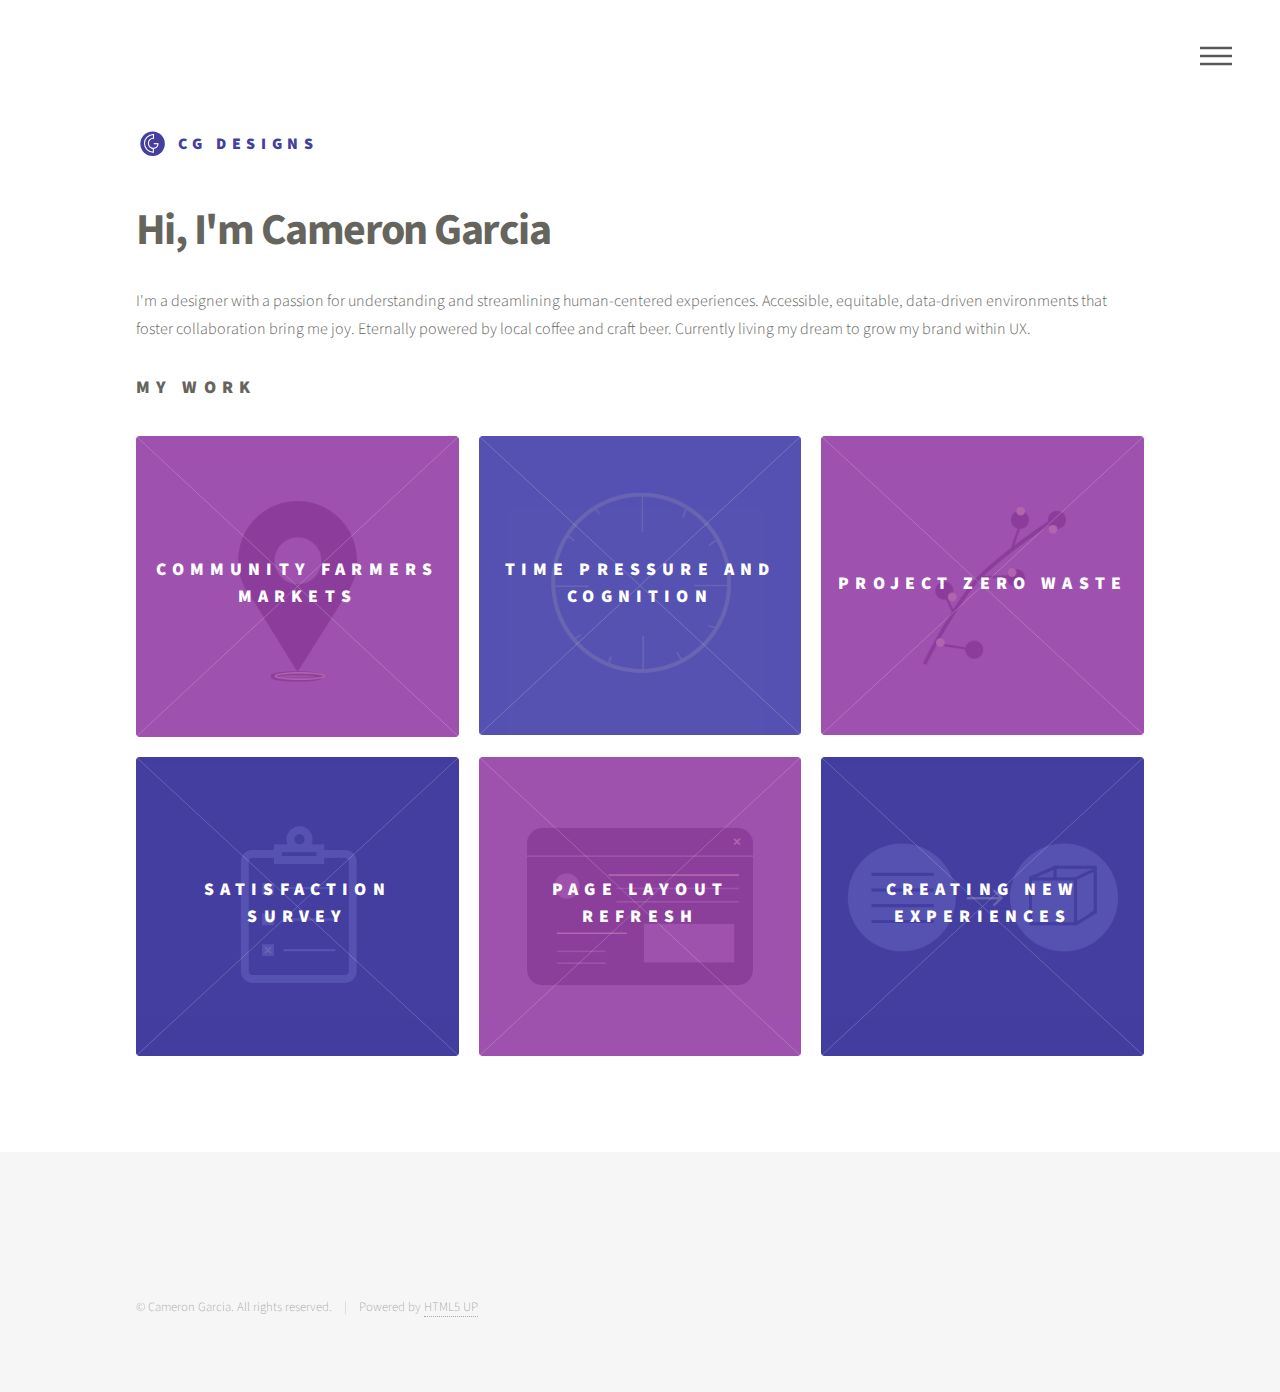
<file: index.html>
<!DOCTYPE HTML>
<!--
	Phantom by HTML5 UP
	html5up.net | @ajlkn
	Free for personal and commercial use under the CCA 3.0 license (html5up.net/license)
-->
<html>
	<head profile="http://www.camerongarciadesign.com/index.html">
		<link rel="icon"
      type="image/png"
      href="images/cglogotop.png" />
		<title>Portfolio: Cameron Garcia</title>
		<meta charset="utf-8" />
		<meta name="viewport" content="width=device-width, initial-scale=1, user-scalable=no" />
		<link rel="stylesheet" href="assets/css/main.css" />
		<noscript><link rel="stylesheet" href="assets/css/noscript.css" /></noscript>
	</head>
	<body class="is-preload">

		<!-- Wrapper -->
			<div id="wrapper">

				<!-- Header -->
					<header id="header">
						<div class="inner">

							<!-- Logo -->
								<a href="index.html" class="logo">
									<span class="symbol"><img src="images/cglogo.svg" alt="" /></span><span class="title">CG Designs</span>
								</a>

							<!-- Nav -->
								<nav>
									<ul>
										<li><a href="#menu">Menu</a></li>
									</ul>
								</nav>

						</div>
					</header>

				<!-- Menu -->
					<nav id="menu">
						<h2>Menu</h2>
						<ul>
							<li><a href="index.html">My Work</a></li>
							<li><a href="aboutme.html">About Me</a></li>
							<li><a href="contact.html">Get in Touch</a></li>
							<li><a href="elements.html">Elements</a></li>
						</ul>
					</nav>

				<!-- Main -->
					<div id="main">
						<div class="inner">
							<header>
								<h1>Hi, I'm Cameron Garcia<br /></h1>
								<p>I'm a designer with a passion for understanding and streamlining human-centered experiences. Accessible, equitable, data-driven environments that foster collaboration bring me joy. Eternally powered by local coffee and craft beer. Currently living my dream to grow my brand within UX.</p>
							</header>
							<section>
							<h2>My Work</h2>
							<section class="tiles">
								<article class="style5">
									<span class="image">
										<img src="images/map.png" alt="" />
									</span>
									<a href="cfm.html">
										<h2>Community Farmers Markets</h2>
										<div class="content">
											<p>Harnessing data to see travel trends across public transit routes for fresh produce in food deserts</p>
										</div>
									</a>
								</article>
								<article class="style6">
									<span class="image">
										<img src="images/clock.png" alt="" />
									</span>
									<a href="test.html">
										<h2>Time Pressure and Cognition</h2>
										<div class="content">
											<p>Understanding how battery life pressures task completion</p>
										</div>
									</a>
								</article>
								<article class="style5">
									<span class="image">
										<img src="images/food.png" alt="" />
									</span>
									<a href="generic.html">
										<h2>Project Zero Waste</h2>
										<div class="content">
											<p>Brainstorming ways in which we can mitigate food waste in the restaurant industry</p>
										</div>
									</a>
								</article>
								<article class="style6">
									<span class="image">
										<img src="images/survey.png" alt="" />
									</span>
									<a href="generic.html">
										<h2>Satisfaction Survey</h2>
										<div class="content">
											<p>Analyzing System Usability (SUS), Feature Satisfaction, and Net Promoter Score (NPS)</p>
										</div>
									</a>
								</article>
								<article class="style5">
									<span class="image">
										<img src="images/account.png" alt="" />
									</span>
									<a href="generic.html">
										<h2>Page Layout Refresh</h2>
										<div class="content">
											<p>Interviewing focus groups to understand needs, redesigned experience, and conducted A/B testing</p>
										</div>
									</a>
								</article>
								<article class="style6">
									<span class="image">
										<img src="images/translate.png" alt="" />
									</span>
									<a href="generic.html">
										<h2>Creating New Experiences</h2>
										<div class="content">
											<p>Designing around the needs to condense information and streamline user workflow</p>
										</div>
									</a>
								</article>

								<!--
								<article class="style2">
									<span class="image">
										<img src="images/pic07.jpg" alt="" />
									</span>
									<a href="generic.html">
										<h2>Ipsum</h2>
										<div class="content">
											<p>Sed nisl arcu euismod sit amet nisi lorem etiam dolor veroeros et feugiat.</p>
										</div>
									</a>
								</article>
								<article class="style3">
									<span class="image">
										<img src="images/pic08.jpg" alt="" />
									</span>
									<a href="generic.html">
										<h2>Dolor</h2>
										<div class="content">
											<p>Sed nisl arcu euismod sit amet nisi lorem etiam dolor veroeros et feugiat.</p>
										</div>
									</a>
								</article>
								<article class="style1">
									<span class="image">
										<img src="images/pic09.jpg" alt="" />
									</span>
									<a href="generic.html">
										<h2>Nullam</h2>
										<div class="content">
											<p>Sed nisl arcu euismod sit amet nisi lorem etiam dolor veroeros et feugiat.</p>
										</div>
									</a>
								</article>
								<article class="style5">
									<span class="image">
										<img src="images/pic10.jpg" alt="" />
									</span>
									<a href="generic.html">
										<h2>Ultricies</h2>
										<div class="content">
											<p>Sed nisl arcu euismod sit amet nisi lorem etiam dolor veroeros et feugiat.</p>
										</div>
									</a>
								</article>
								<article class="style6">
									<span class="image">
										<img src="images/pic11.jpg" alt="" />
									</span>
									<a href="generic.html">
										<h2>Dictum</h2>
										<div class="content">
											<p>Sed nisl arcu euismod sit amet nisi lorem etiam dolor veroeros et feugiat.</p>
										</div>
									</a>
								</article>
								<article class="style4">
									<span class="image">
										<img src="images/pic12.jpg" alt="" />
									</span>
									<a href="generic.html">
										<h2>Pretium</h2>
										<div class="content">
											<p>Sed nisl arcu euismod sit amet nisi lorem etiam dolor veroeros et feugiat.</p>
										</div>
									</a>
								</article>
								-->
							</section>
							</section>
						</div>
					</div>

				<!-- Footer -->
					<footer id="footer">
						<div class="inner">
							<ul class="copyright">
								<li>&copy; Cameron Garcia. All rights reserved. </li><li> Powered by <a href="http://html5up.net">HTML5 UP</a></li>
							</ul>
						</div>
					</footer>

			</div>


		<!-- Scripts -->
			<script src="assets/js/jquery.min.js"></script>
			<script src="assets/js/browser.min.js"></script>
			<script src="assets/js/breakpoints.min.js"></script>
			<script src="assets/js/util.js"></script>
			<script src="assets/js/main.js"></script>

	</body>
</html>
</file>
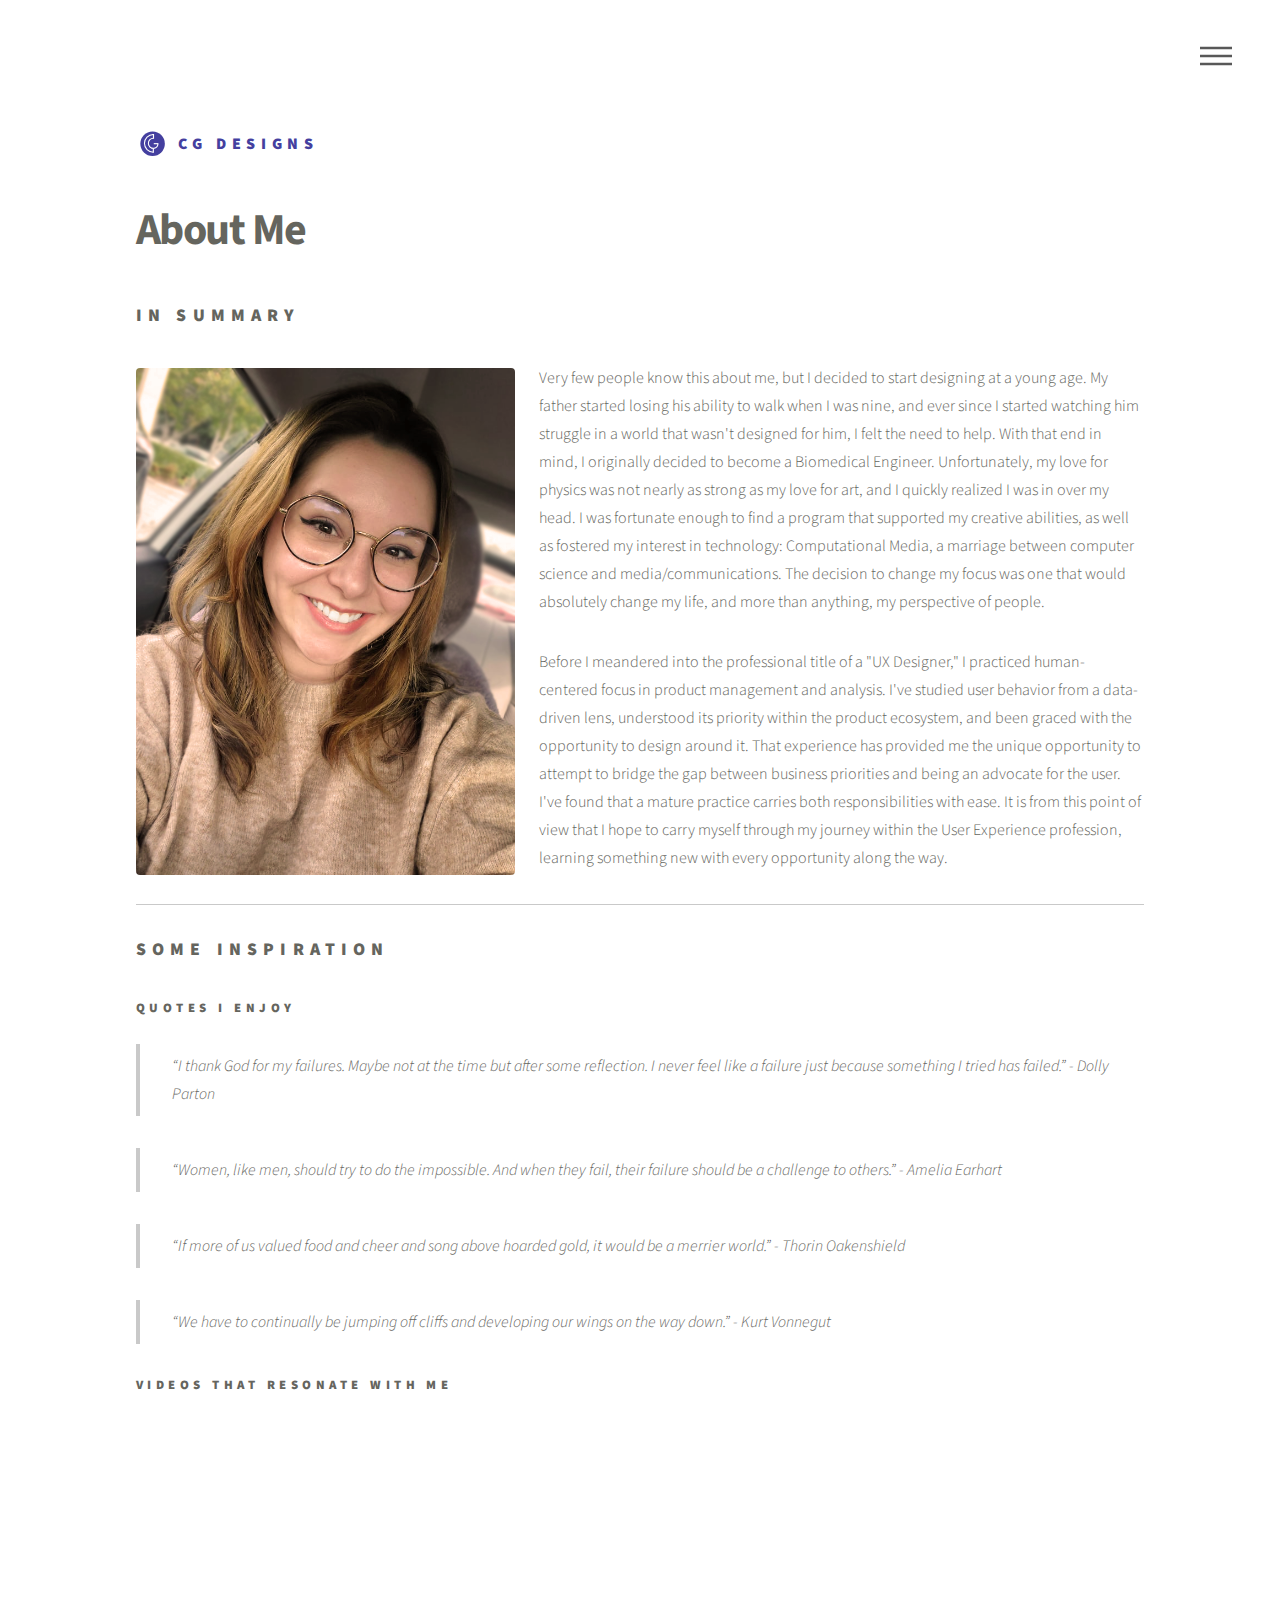
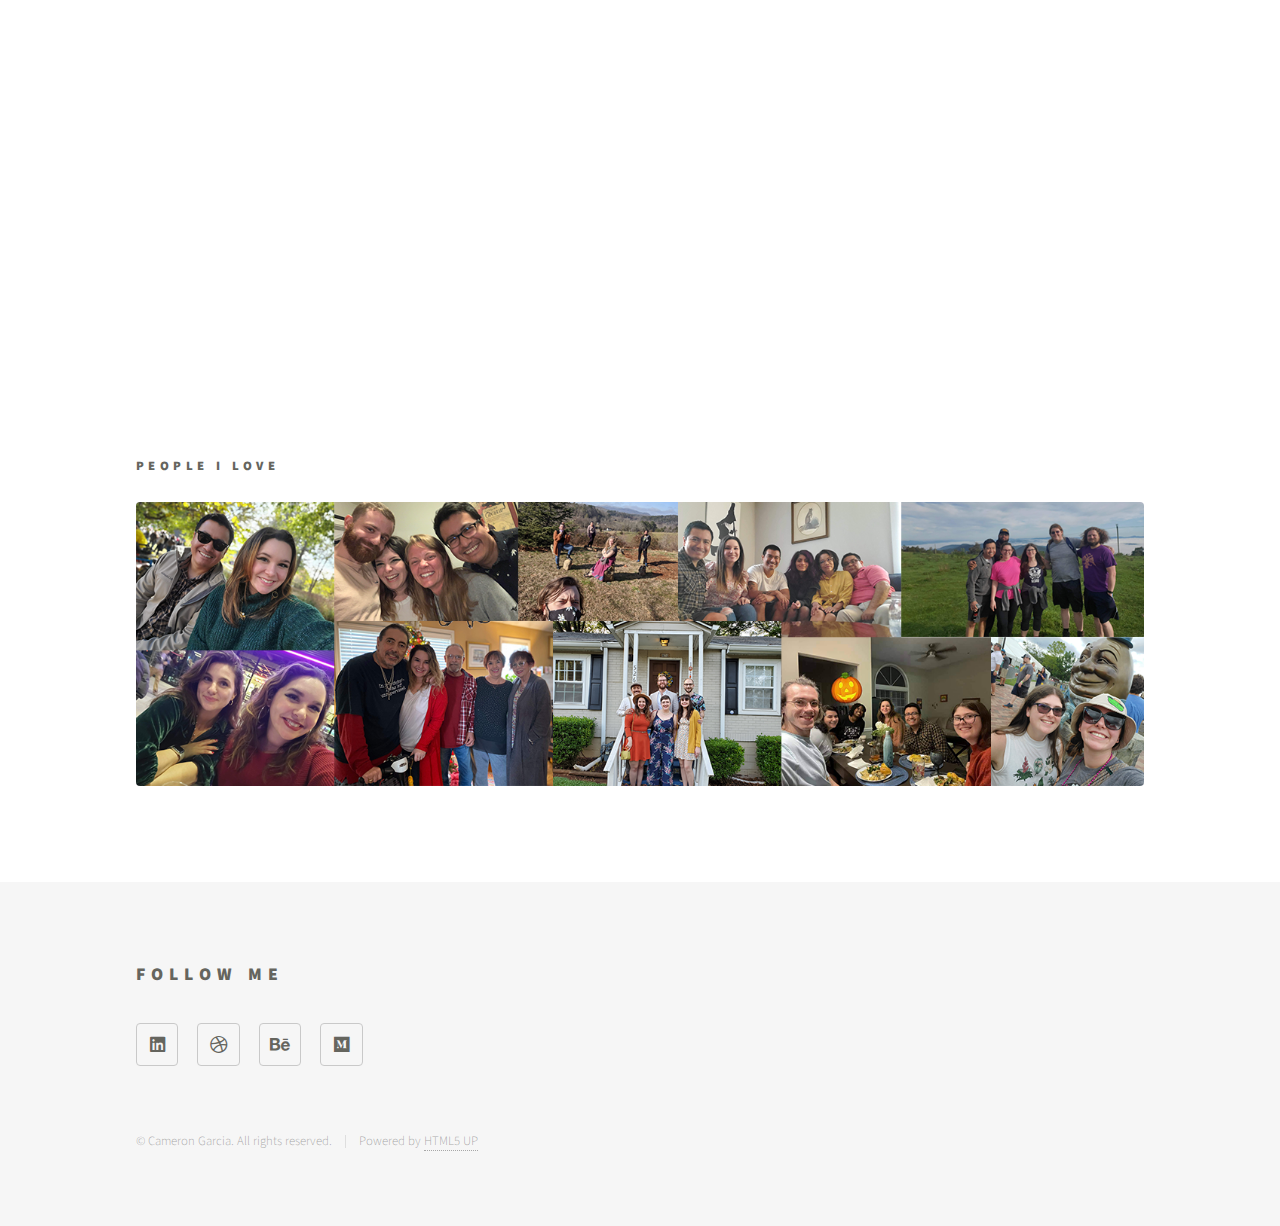
<file: aboutme.html>
<!DOCTYPE HTML>
<!--
	Phantom by HTML5 UP
	html5up.net | @ajlkn
	Free for personal and commercial use under the CCA 3.0 license (html5up.net/license)
-->
<html>
	<head profile="http://www.camerongarciadesign.com/contact.html">
		<link rel="icon"
			type="image/png"
			href="images/cglogotop.png" />
		<title>Portfolio: Cameron Garcia</title>
		<meta charset="utf-8" />
		<meta name="viewport" content="width=device-width, initial-scale=1, user-scalable=no" />
		<link rel="stylesheet" href="assets/css/main.css" />
		<noscript><link rel="stylesheet" href="assets/css/noscript.css" /></noscript>
	</head>
	<body class="is-preload">
		<!-- Wrapper -->
			<div id="wrapper">

				<!-- Header -->
					<header id="header">
						<div class="inner">

							<!-- Logo -->
								<a href="index.html" class="logo">
									<span class="symbol"><img src="images/cglogo.svg" alt="" /></span><span class="title">CG Designs</span>
								</a>

							<!-- Nav -->
								<nav>
									<ul>
										<li><a href="#menu">Menu</a></li>
									</ul>
								</nav>

						</div>
					</header>

					<!-- Menu -->
						<nav id="menu">
							<h2>Menu</h2>
							<ul>
								<li><a href="index.html">My Work</a></li>
								<li><a href="aboutme.html">About Me</a></li>
								<li><a href="contact.html">Get in Touch</a></li>
								<li><a href="elements.html">Elements</a></li>
							</ul>
						</nav>

				<!-- Main -->
					<div id="main">
						<div class="inner">
							<h1>About Me</h1>
							<h2>In Summary</h2>
							<p><span class="image left"><img src="images/newprofile.png" alt="" /></span>Very few people know this about me, but I decided to start designing at a young age. My father started losing his ability to walk when I was nine, and ever since I started watching him struggle in a world that wasn't designed for him, I felt the need to help. With that end in mind, I originally decided to become a Biomedical Engineer.
								Unfortunately, my love for physics was not nearly as strong as my love for art, and I quickly realized I was in over my head. I was fortunate enough to find a program that supported my creative abilities, as well as fostered my interest in technology: Computational Media, a marriage between computer science and media/communications. The decision to change my focus was one that would absolutely change my life, and more than anything, my perspective of people.
							</p>
							<p>Before I meandered into the professional title of a "UX Designer," I practiced human-centered focus in product management and analysis. I've studied user behavior from a data-driven lens, understood its priority within the product ecosystem, and been graced with the opportunity to design around it. That experience has provided me the unique opportunity to attempt to bridge the gap between business priorities and being an advocate for the user.
								I've found that a mature practice carries both responsibilities with ease. It is from this point of view that I hope to carry myself through my journey within the User Experience profession, learning something new with every opportunity along the way.
							</p>
							<p></p>
							<hr />
							<h2>Some Inspiration</h2>
							<h4>Quotes I Enjoy</h4>
							<blockquote>“I thank God for my failures. Maybe not at the time but after some reflection. I never feel like a failure just because something I tried has failed.” - Dolly Parton</blockquote>
							<blockquote>“Women, like men, should try to do the impossible. And when they fail, their failure should be a challenge to others.” - Amelia Earhart</blockquote>
							<blockquote>“If more of us valued food and cheer and song above hoarded gold, it would be a merrier world.” - Thorin Oakenshield</blockquote>
							<blockquote>“We have to continually be jumping off cliffs and developing our wings on the way down.” - Kurt Vonnegut</blockquote>
							<h4>Videos that Resonate with Me</h4>
							<p></p>
							<div class="row gtr-uniform">
							<iframe width="440" height="315" src="https://www.youtube.com/embed/Fxt_MZKMdes" title="YouTube video player" frameborder="0" allow="accelerometer; autoplay; clipboard-write; encrypted-media; gyroscope; picture-in-picture" allowfullscreen></iframe>
							<iframe width="440" height="315" src="https://www.youtube.com/embed/xumdLjXe6rg" title="YouTube video player" frameborder="0" allow="accelerometer; autoplay; clipboard-write; encrypted-media; gyroscope; picture-in-picture" allowfullscreen></iframe>
							<iframe width="440" height="315" src="https://www.youtube.com/embed/iWOyfLBYtuU" title="YouTube video player" frameborder="0" allow="accelerometer; autoplay; clipboard-write; encrypted-media; gyroscope; picture-in-picture" allowfullscreen></iframe>
							</div>
							<p></p>
							<h4>People I Love</h4>
							<div class="row gtr-uniform">
								<div class="col-12"><span class="image fit"><img src="images/peopleilove.png" alt="" /></span></div>
							</div>
						</div>
					</div>

					<!-- Footer -->
						<footer id="footer">
							<div class="inner">
								<section>
									<h2>Follow Me</h2>
									<ul class="icons">
										<li><a href="https://www.linkedin.com/in/camerondeangarcia/" class="icon brands style2 fa-linkedin"><span class="label">LinkedIn</span></a></li>
										<li><a href="https://dribbble.com/camerongarcia" class="icon brands style2 fa-dribbble"><span class="label">Dribbble</span></a></li>
										<li><a href="https://www.behance.net/camerongarcia4" class="icon brands style2 fa-behance"><span class="label">Behance</span></a></li>
										<li><a href="https://medium.com/@cammi.garcia" class="icon brands style2 fa-medium"><span class="label">Medium</span></a></li>
									</ul>
								</section>
								<ul class="copyright">
									<li>&copy; Cameron Garcia. All rights reserved. </li><li> Powered by <a href="http://html5up.net">HTML5 UP</a></li>
								</ul>
							</div>
						</footer>

			</div>

		<!-- Scripts -->
			<script src="assets/js/jquery.min.js"></script>
			<script src="assets/js/browser.min.js"></script>
			<script src="assets/js/breakpoints.min.js"></script>
			<script src="assets/js/util.js"></script>
			<script src="assets/js/main.js"></script>

	</body>
</html>
</file>
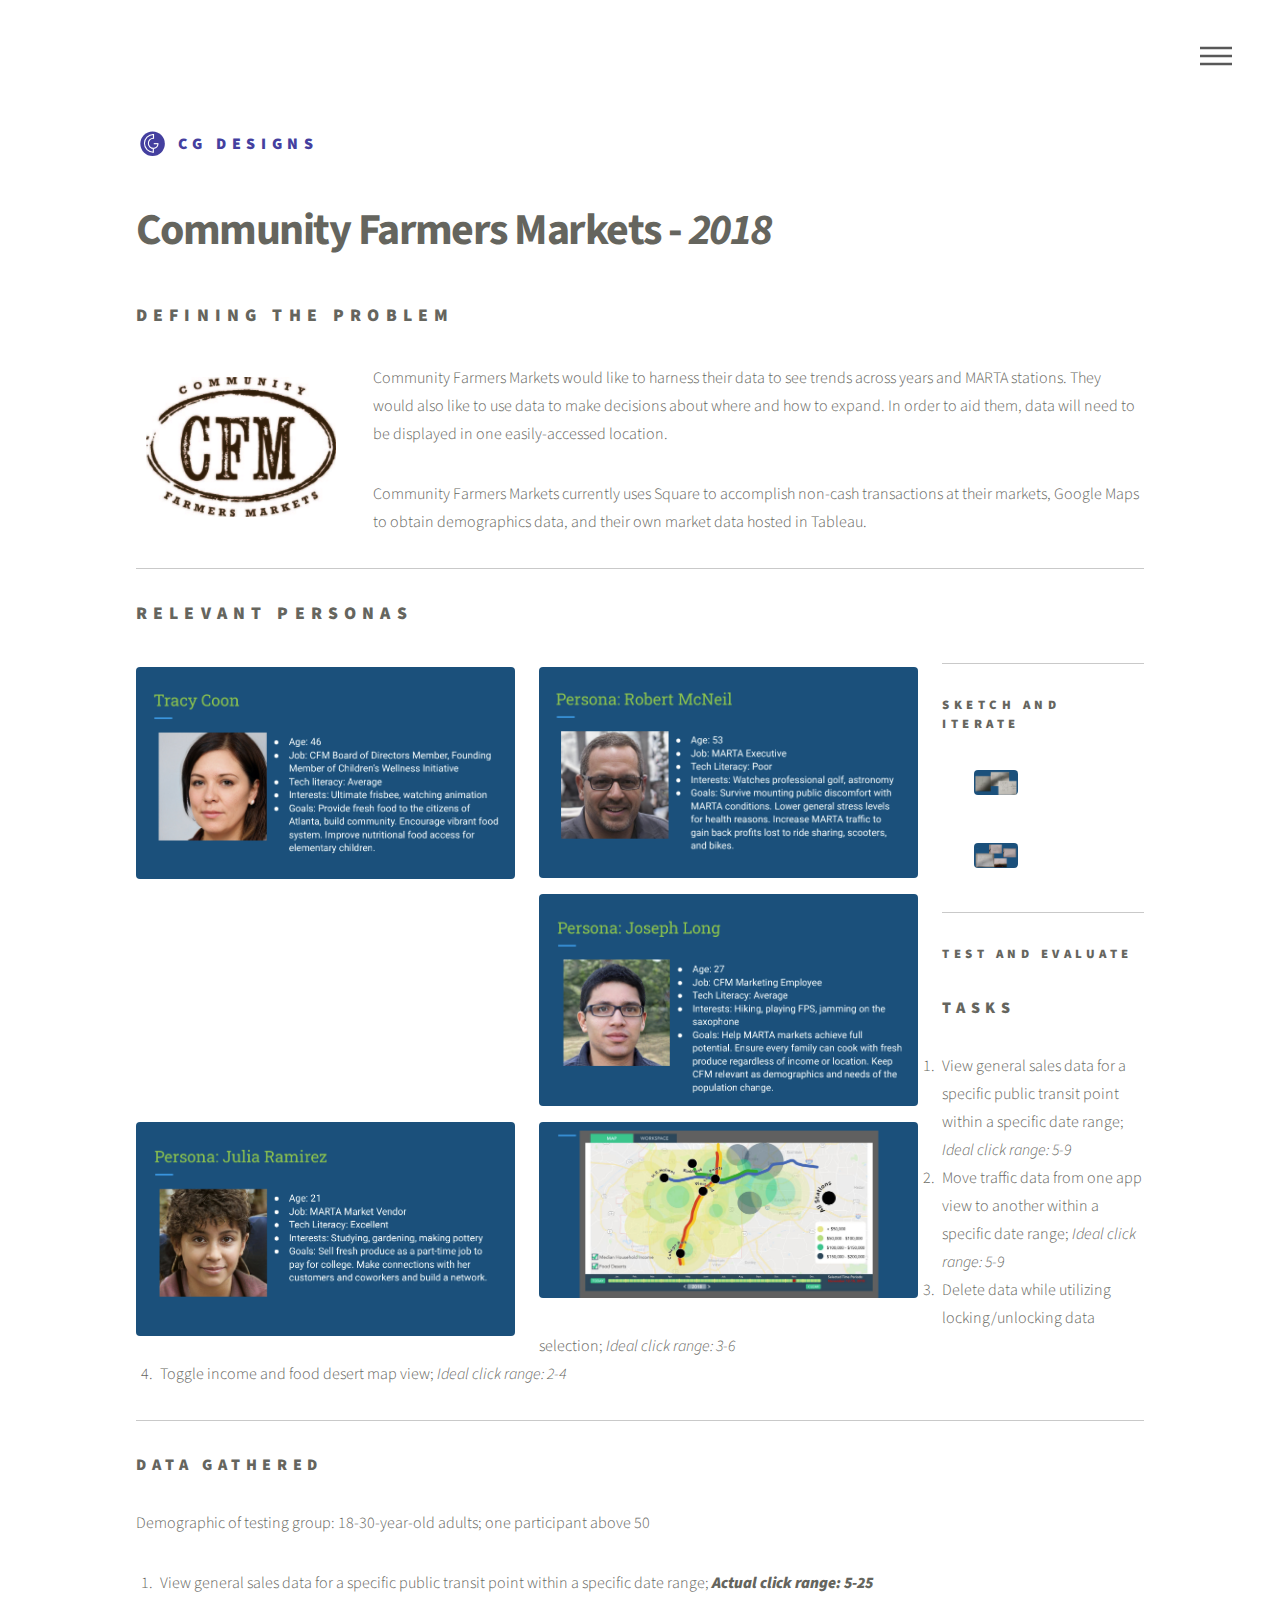
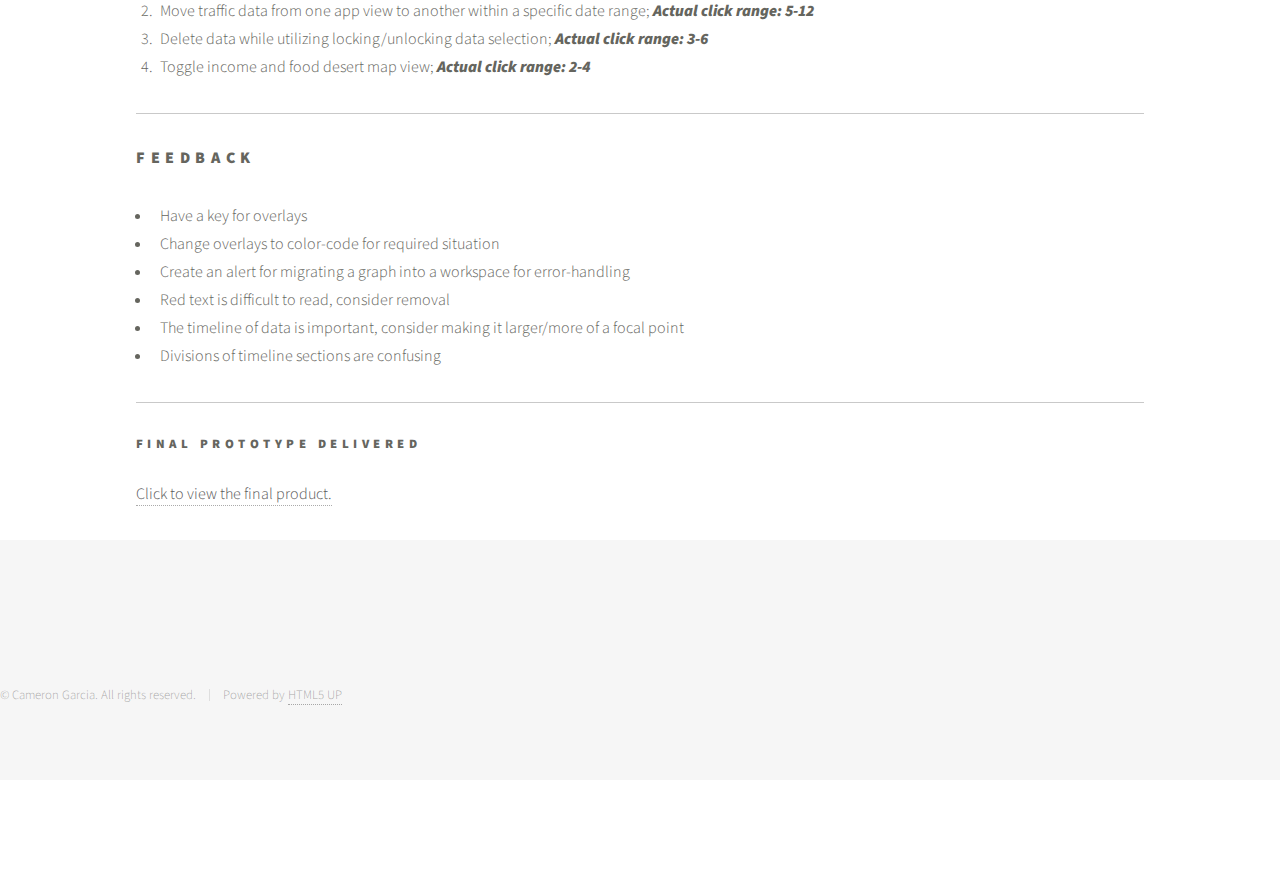
<file: cfm.html>
<!DOCTYPE HTML>
<!--
	Phantom by HTML5 UP
	html5up.net | @ajlkn
	Free for personal and commercial use under the CCA 3.0 license (html5up.net/license)
-->
<html>
	<head profile="http://www.camerongarciadesign.com/contact.html">
		<link rel="icon"
			type="image/png"
			href="images/cglogotop.png" />
		<title>Portfolio: Cameron Garcia</title>
		<meta charset="utf-8" />
		<meta name="viewport" content="width=device-width, initial-scale=1, user-scalable=no" />
		<link rel="stylesheet" href="assets/css/main.css" />
		<noscript><link rel="stylesheet" href="assets/css/noscript.css" /></noscript>
	</head>
	<body class="is-preload">
		<!-- Wrapper -->
			<div id="wrapper">

				<!-- Header -->
					<header id="header">
						<div class="inner">

							<!-- Logo -->
								<a href="index.html" class="logo">
									<span class="symbol"><img src="images/cglogo.svg" alt="" /></span><span class="title">CG Designs</span>
								</a>

							<!-- Nav -->
								<nav>
									<ul>
										<li><a href="#menu">Menu</a></li>
									</ul>
								</nav>

						</div>
					</header>

					<!-- Menu -->
						<nav id="menu">
							<h2>Menu</h2>
							<ul>
								<li><a href="index.html">My Work</a></li>
								<li><a href="aboutme.html">About Me</a></li>
								<li><a href="contact.html">Get in Touch</a></li>
								<li><a href="elements.html">Elements</a></li>
							</ul>
						</nav>

				<!-- Main -->
					<div id="main">
						<div class="inner">
							<h1>Community Farmers Markets - <em>2018</em></h1>
							<h2>Defining the Problem</h2>
							<p><span class="image left"><img src="images/cfm.png" alt="" /></span>Community Farmers Markets would like to harness their data to see trends across years and MARTA stations. They would also like to use data to make decisions about where and how to expand.
								In order to aid them, data will need to be displayed in one easily-accessed location.
							</p>
							<p>Community Farmers Markets currently uses Square to accomplish non-cash transactions at their markets, Google Maps to obtain demographics data, and their own market data hosted in Tableau.
							</p>
							<p></p>
							<hr />
							<section>
							<h2>Relevant Personas</h2>
							<p>
								<div class="col-12"><span class="image left"><img src="images/tracy.png" alt="Persona of Tracy" /></span></div>
								<div class="col-12"><span class="image left"><img src="images/robert.png" alt="Persona of Robert" /></span></div>
								<div class="col-12"><span class="image left"><img src="images/joseph.png" alt="Persona of Joseph" /></span></div>
								<div class="col-12"><span class="image left"><img src="images/julia.png" alt="Persona of Julia" /></span></div>
							</p>
							<hr />
							</section>
							<section>
							<h4>Sketch and Iterate</h4>
							<p>
							<div class="row gtr-uniform">
								<div class="col-12"><span class="image left"><img src="images/sketches.png" alt="Sketches of Mapping Ideas" /></span></div>
								<div class="col-12"><span class="image left"><img src="images/iteration.png" alt="Iterated Ideas" /></span></div>
							</div>
							</p>
							<hr />
							</section>
							<h4>Test and Evaluate</h4>
							<p><div class="col-12"><span class="image left"><img src="images/prototype.png" alt="Final Prototype of Map Provocation" /></span></div>
								<div class="col-6 col-12-medium">
									<h3>Tasks</h3>
									<ol>
										<li>View general sales data for a specific public transit point within a specific date range; <em>Ideal click range: 5-9</em></li>
										<li>Move traffic data from one app view to another within a specific date range; <em>Ideal click range: 5-9</em></li>
										<li>Delete data while utilizing locking/unlocking data selection; <em>Ideal click range: 3-6</em></li>
										<li>Toggle income and food desert map view; <em>Ideal click range: 2-4</em></li>
									</ol>
									<hr />
									<h3>Data Gathered</h3>
									<p> Demographic of testing group: 18-30-year-old adults; one participant above 50</p>
									<ol>
										<li>View general sales data for a specific public transit point within a specific date range; <em><b>Actual click range: 5-25</em></b></li>
										<li>Move traffic data from one app view to another within a specific date range; <em><b>Actual click range: 5-12</em></b></li>
										<li>Delete data while utilizing locking/unlocking data selection; <em><b>Actual click range: 3-6</em></b></li>
										<li>Toggle income and food desert map view; <em><b>Actual click range: 2-4</em></b></li>
									</ol>
									<hr />
									<h3>Feedback</h3>
									<ul>
										<li>Have a key for overlays</li>
										<li>Change overlays to color-code for required situation</li>
										<li>Create an alert for migrating a graph into a workspace for error-handling</li>
										<li>Red text is difficult to read, consider removal</li>
										<li>The timeline of data is important, consider making it larger/more of a focal point</li>
										<li>Divisions of timeline sections are confusing</li>
									</ul>
									<hr />
							</p>
							<h4>Final Prototype Delivered</h4>
							<p>
							<a href="https://projects.invisionapp.com/share/TSRB7Z3VNKG#/screens/355574105">Click to view the final product.</a>
							</p>
						</div>
					</div>

					<!-- Footer -->
						<footer id="footer">
							<div class="inner">
								<ul class="copyright">
									<li>&copy; Cameron Garcia. All rights reserved. </li><li> Powered by <a href="http://html5up.net">HTML5 UP</a></li>
								</ul>
							</div>
						</footer>


			</div>

		<!-- Scripts -->
			<script src="assets/js/jquery.min.js"></script>
			<script src="assets/js/browser.min.js"></script>
			<script src="assets/js/breakpoints.min.js"></script>
			<script src="assets/js/util.js"></script>
			<script src="assets/js/main.js"></script>

	</body>
</html>
</file>
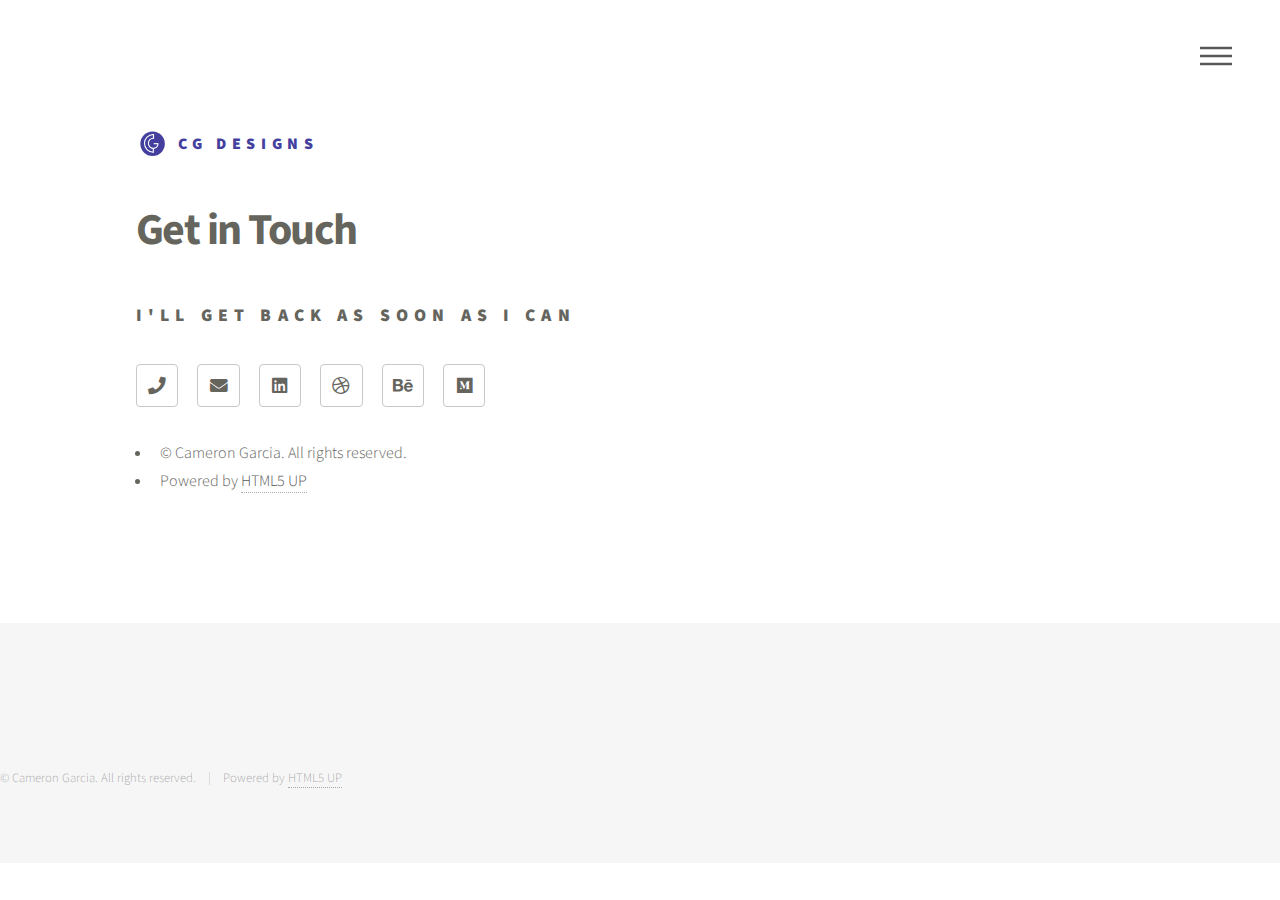
<file: contact.html>
<!DOCTYPE HTML>
<!--
	Phantom by HTML5 UP
	html5up.net | @ajlkn
	Free for personal and commercial use under the CCA 3.0 license (html5up.net/license)
-->
<html>
	<head profile="http://www.camerongarciadesign.com/contact.html">
		<link rel="icon"
			type="image/png"
			href="images/cglogotop.png" />
		<title>Portfolio: Cameron Garcia</title>
		<meta charset="utf-8" />
		<meta name="viewport" content="width=device-width, initial-scale=1, user-scalable=no" />
		<link rel="stylesheet" href="assets/css/main.css" />
		<noscript><link rel="stylesheet" href="assets/css/noscript.css" /></noscript>
	</head>
	<body class="is-preload">

		<!-- Wrapper -->
			<div id="wrapper">

				<!-- Header -->
					<header id="header">
						<div class="inner">

							<!-- Logo -->
								<a href="index.html" class="logo">
									<span class="symbol"><img src="images/cglogo.svg" alt="" /></span><span class="title">CG Designs</span>
								</a>

							<!-- Nav -->
								<nav>
									<ul>
										<li><a href="#menu">Menu</a></li>
									</ul>
								</nav>

						</div>
					</header>

					<!-- Menu -->
						<nav id="menu">
							<h2>Menu</h2>
							<ul>
								<li><a href="index.html">My Work</a></li>
								<li><a href="aboutme.html">About Me</a></li>
								<li><a href="contact.html">Get in Touch</a></li>
								<li><a href="elements.html">Elements</a></li>
							</ul>
						</nav>



			<!-- Main -->
				<div id="main">
					<div class="inner">
						<header>
						<h1>Get in Touch</h1>
						<h2>I'll Get Back As Soon As I Can</h2>
					  </header>
						<section>
									<ul class="icons">
										<li><a href="tel:615-796-1290" class="icon solid style2 fa-phone"><span class="label">Phone</span></a></li>
										<li><a href="mailto:cammi.garcia@gmail.com" class="icon solid style2 fa-envelope"><span class="label">Email</span></a></li>
										<li><a href="https://www.linkedin.com/in/camerondeangarcia/" class="icon brands style2 fa-linkedin"><span class="label">LinkedIn</span></a></li>
										<li><a href="https://dribbble.com/camerongarcia" class="icon brands style2 fa-dribbble"><span class="label">Dribbble</span></a></li>
										<li><a href="https://www.behance.net/camerongarcia4" class="icon brands style2 fa-behance"><span class="label">Behance</span></a></li>
										<li><a href="https://medium.com/@cammi.garcia" class="icon brands style2 fa-medium"><span class="label">Medium</span></a></li>
									</ul>
								</section>
								<ul class="copyright">
									<li>&copy; Cameron Garcia. All rights reserved. </li><li> Powered by <a href="http://html5up.net">HTML5 UP</a></li>
								</ul>
							</div>
						</div>
						</div>

					<!-- Footer -->
						<footer id="footer">
							<div class="inner">
								<ul class="copyright">
									<li>&copy; Cameron Garcia. All rights reserved. </li><li> Powered by <a href="http://html5up.net">HTML5 UP</a></li>
								</ul>
							</div>
						</footer>


						</div>


		<!-- Scripts -->
			<script src="assets/js/jquery.min.js"></script>
			<script src="assets/js/browser.min.js"></script>
			<script src="assets/js/breakpoints.min.js"></script>
			<script src="assets/js/util.js"></script>
			<script src="assets/js/main.js"></script>

	</body>
</html>
</file>
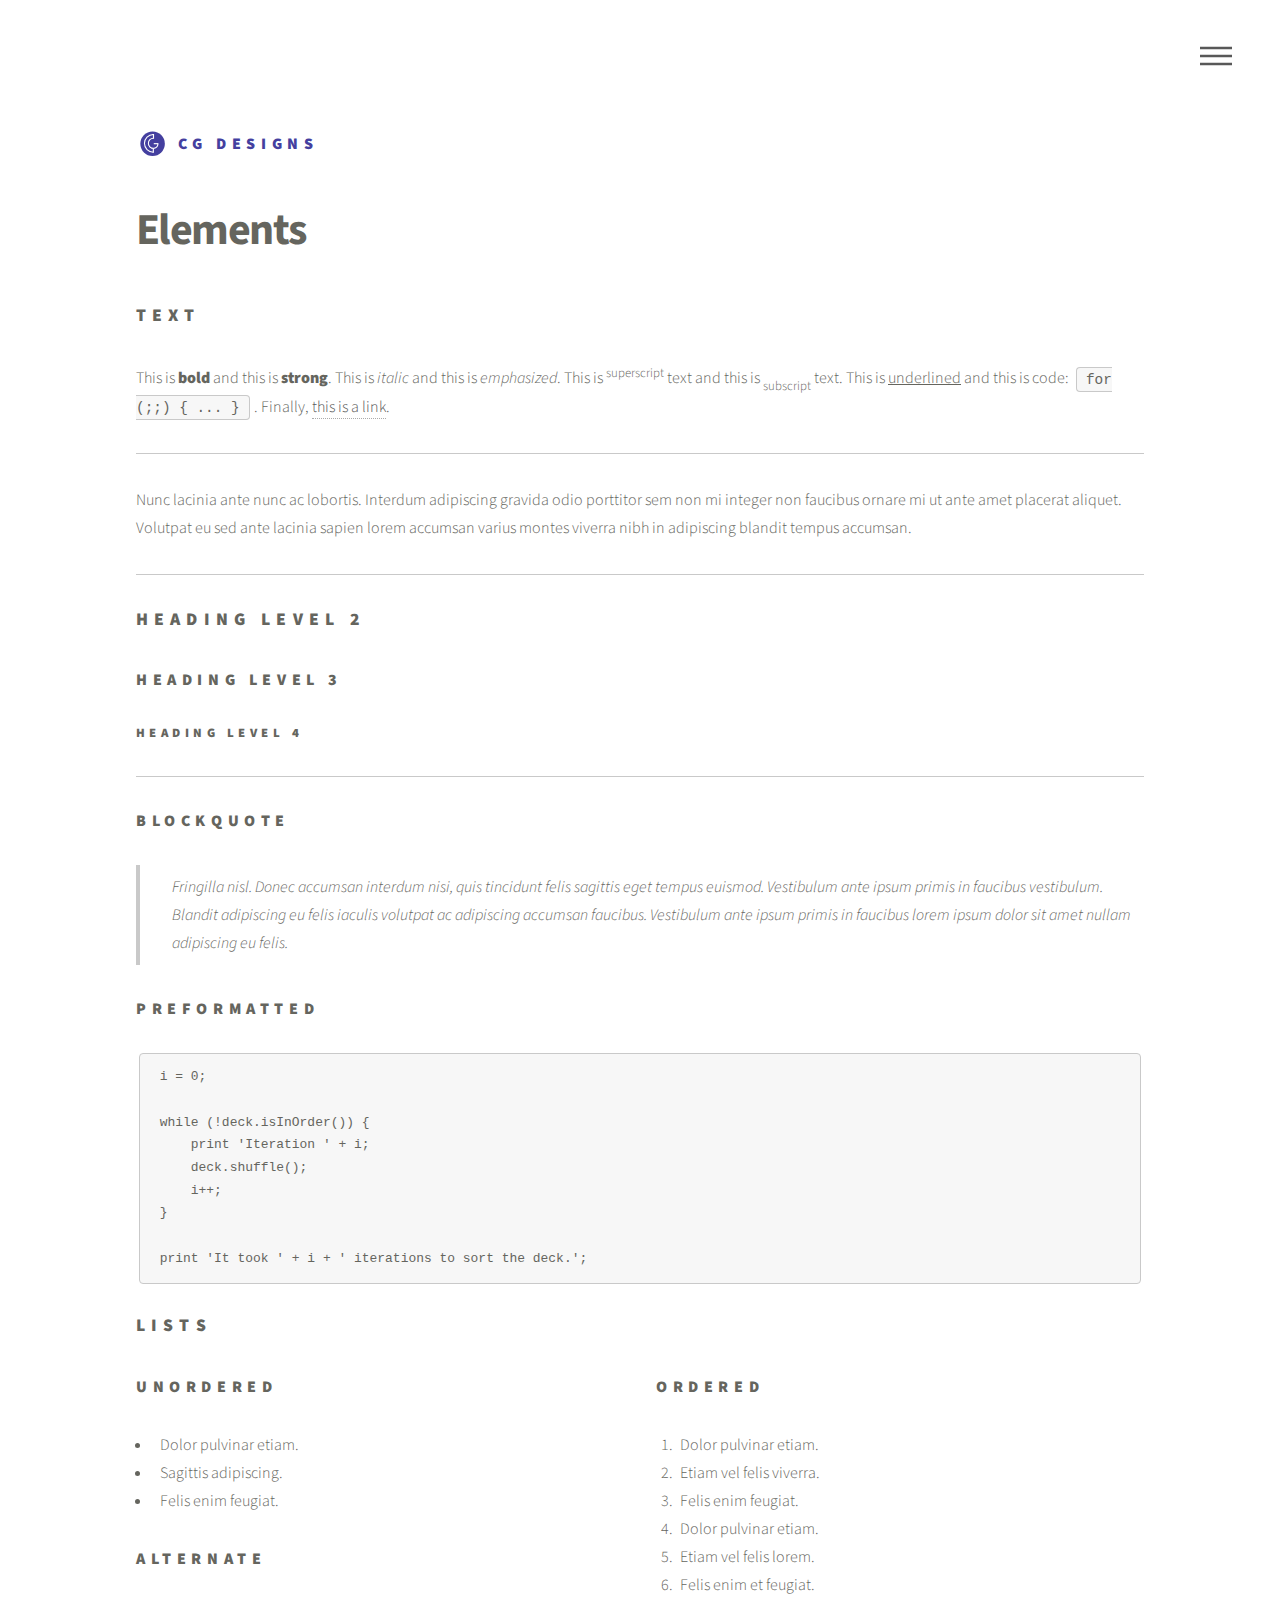
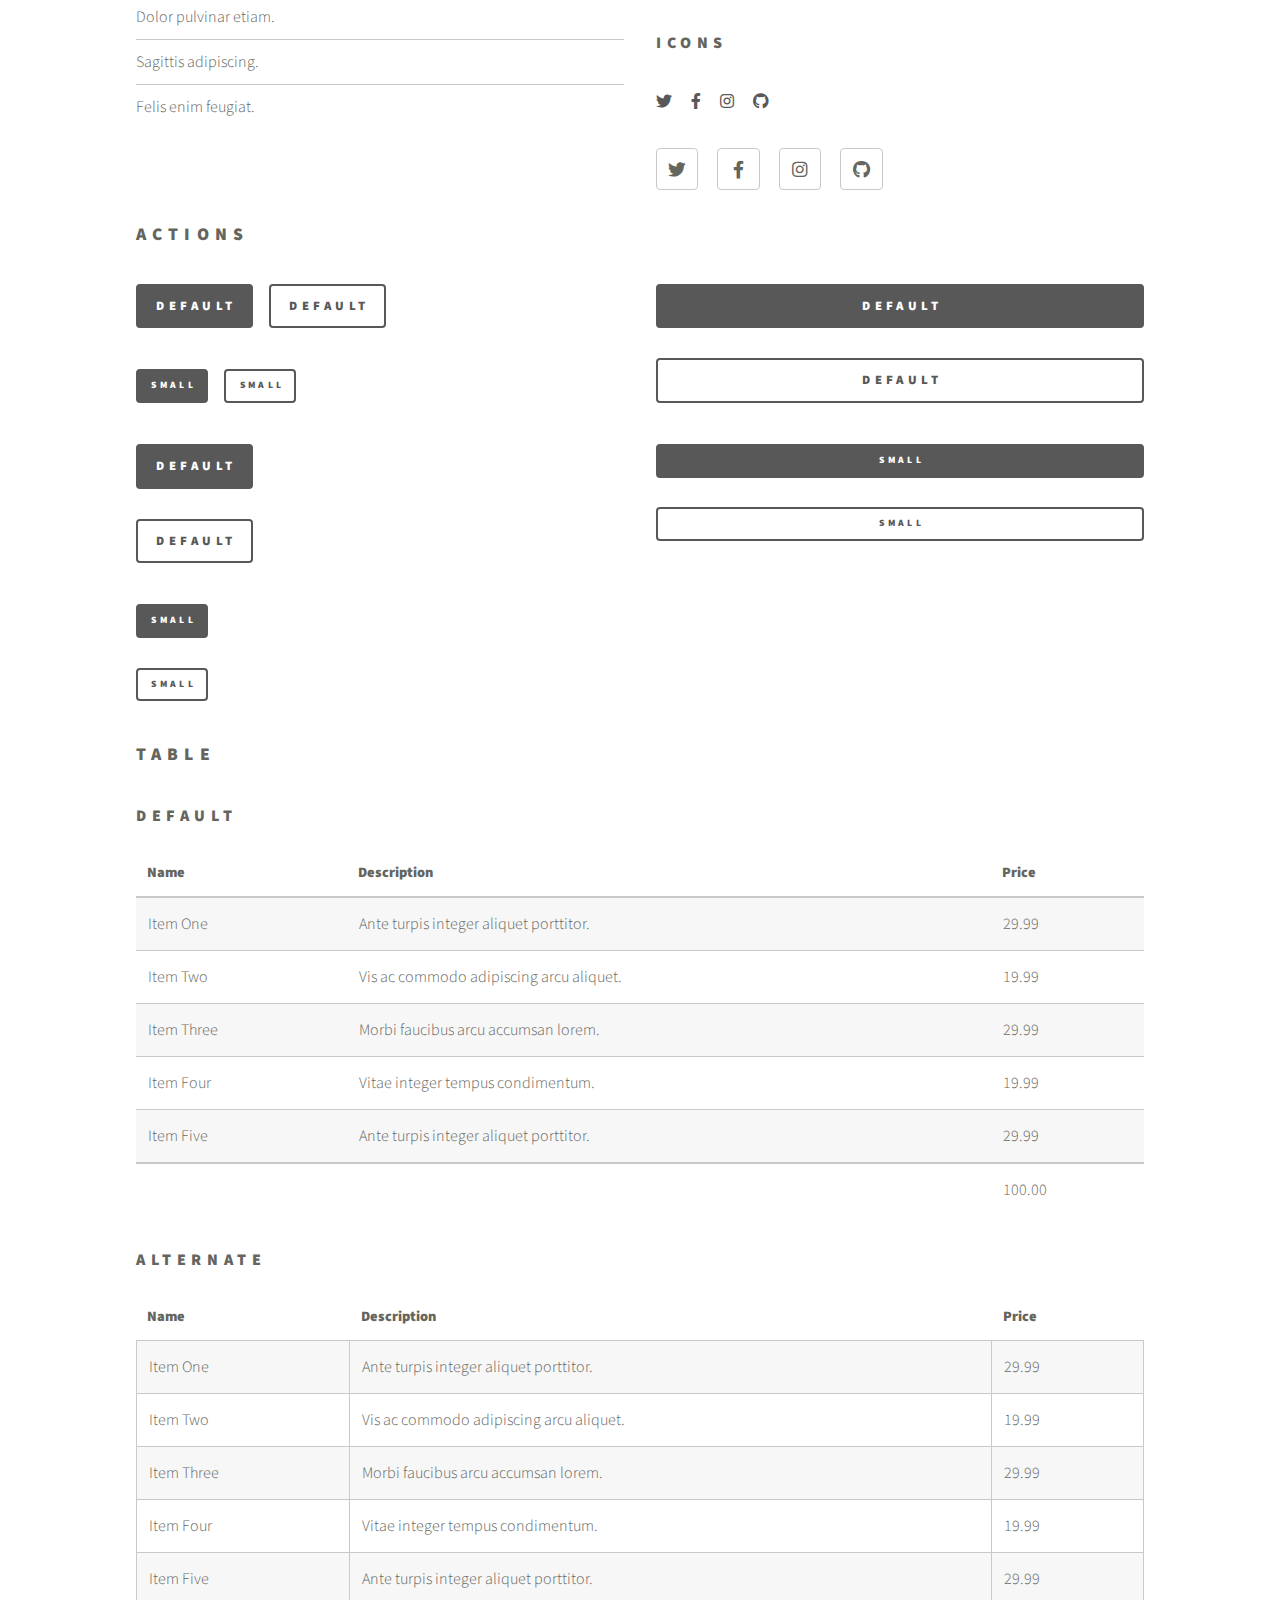
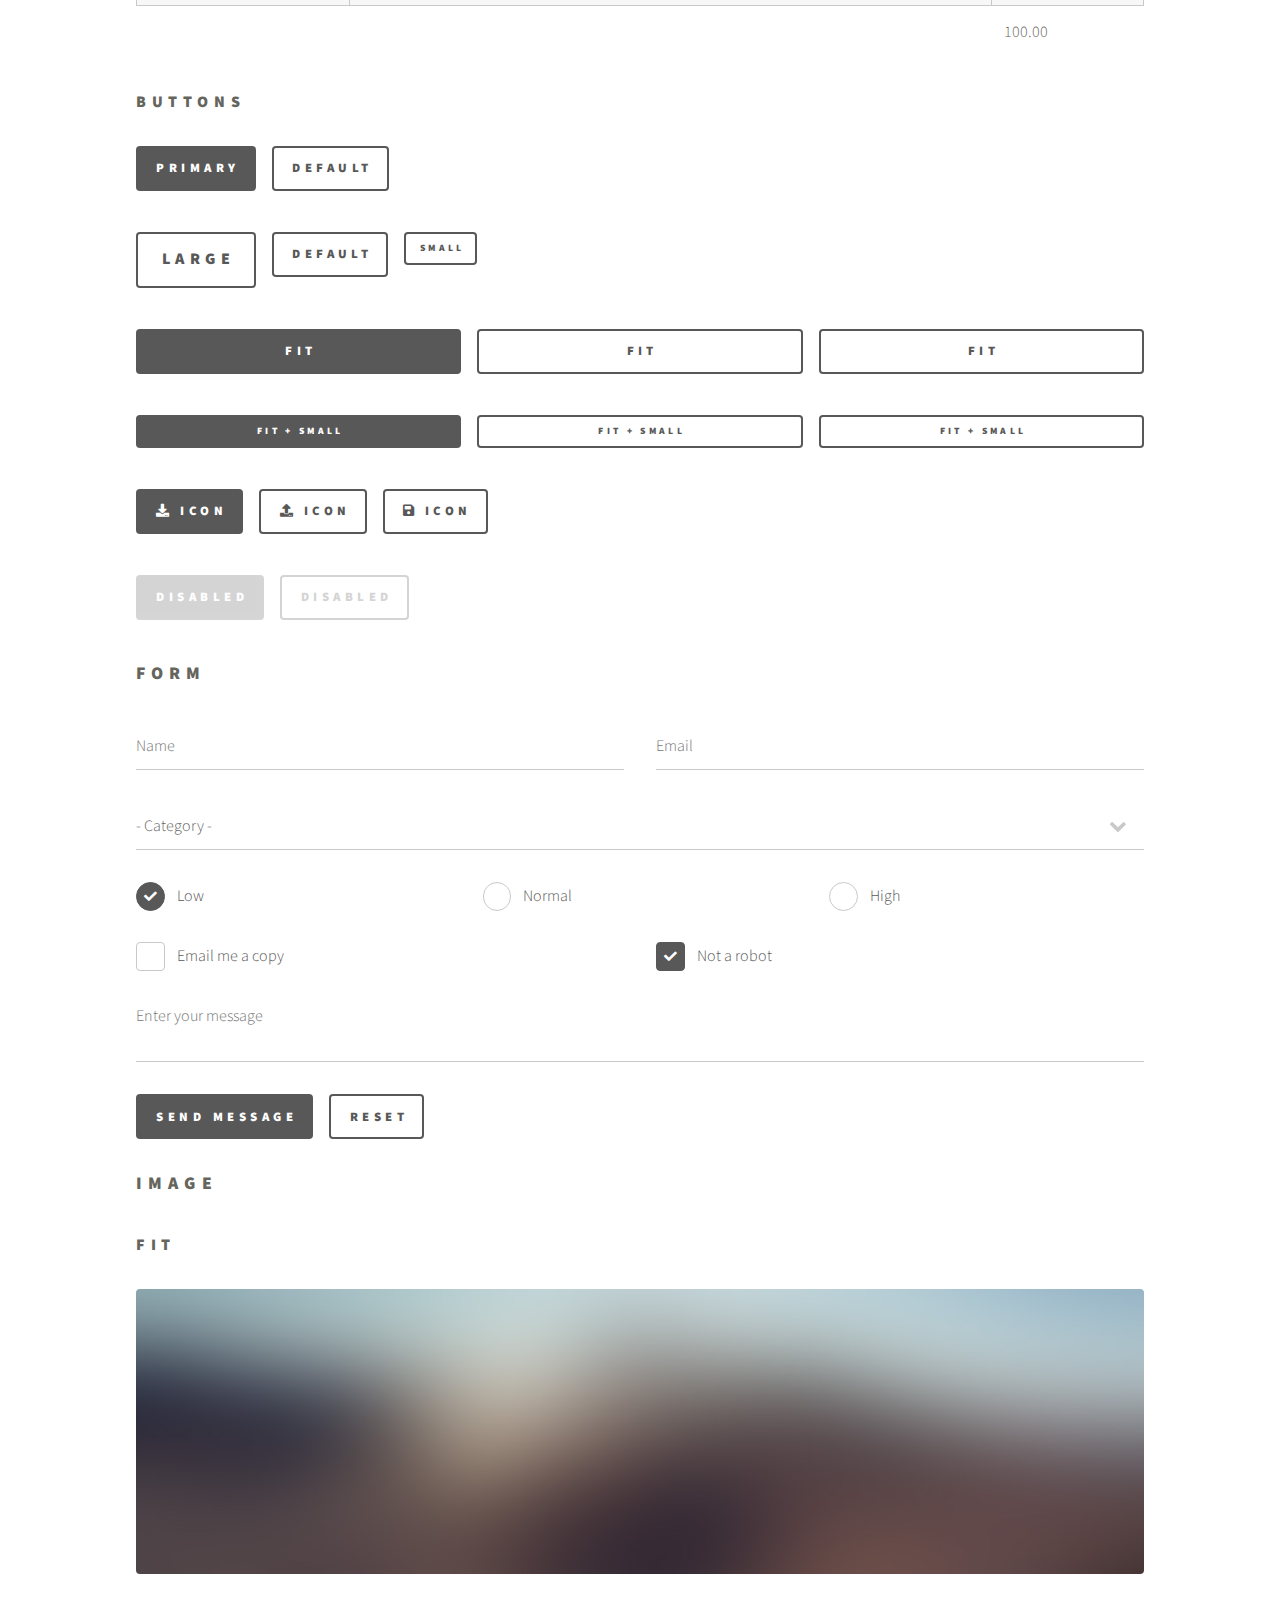
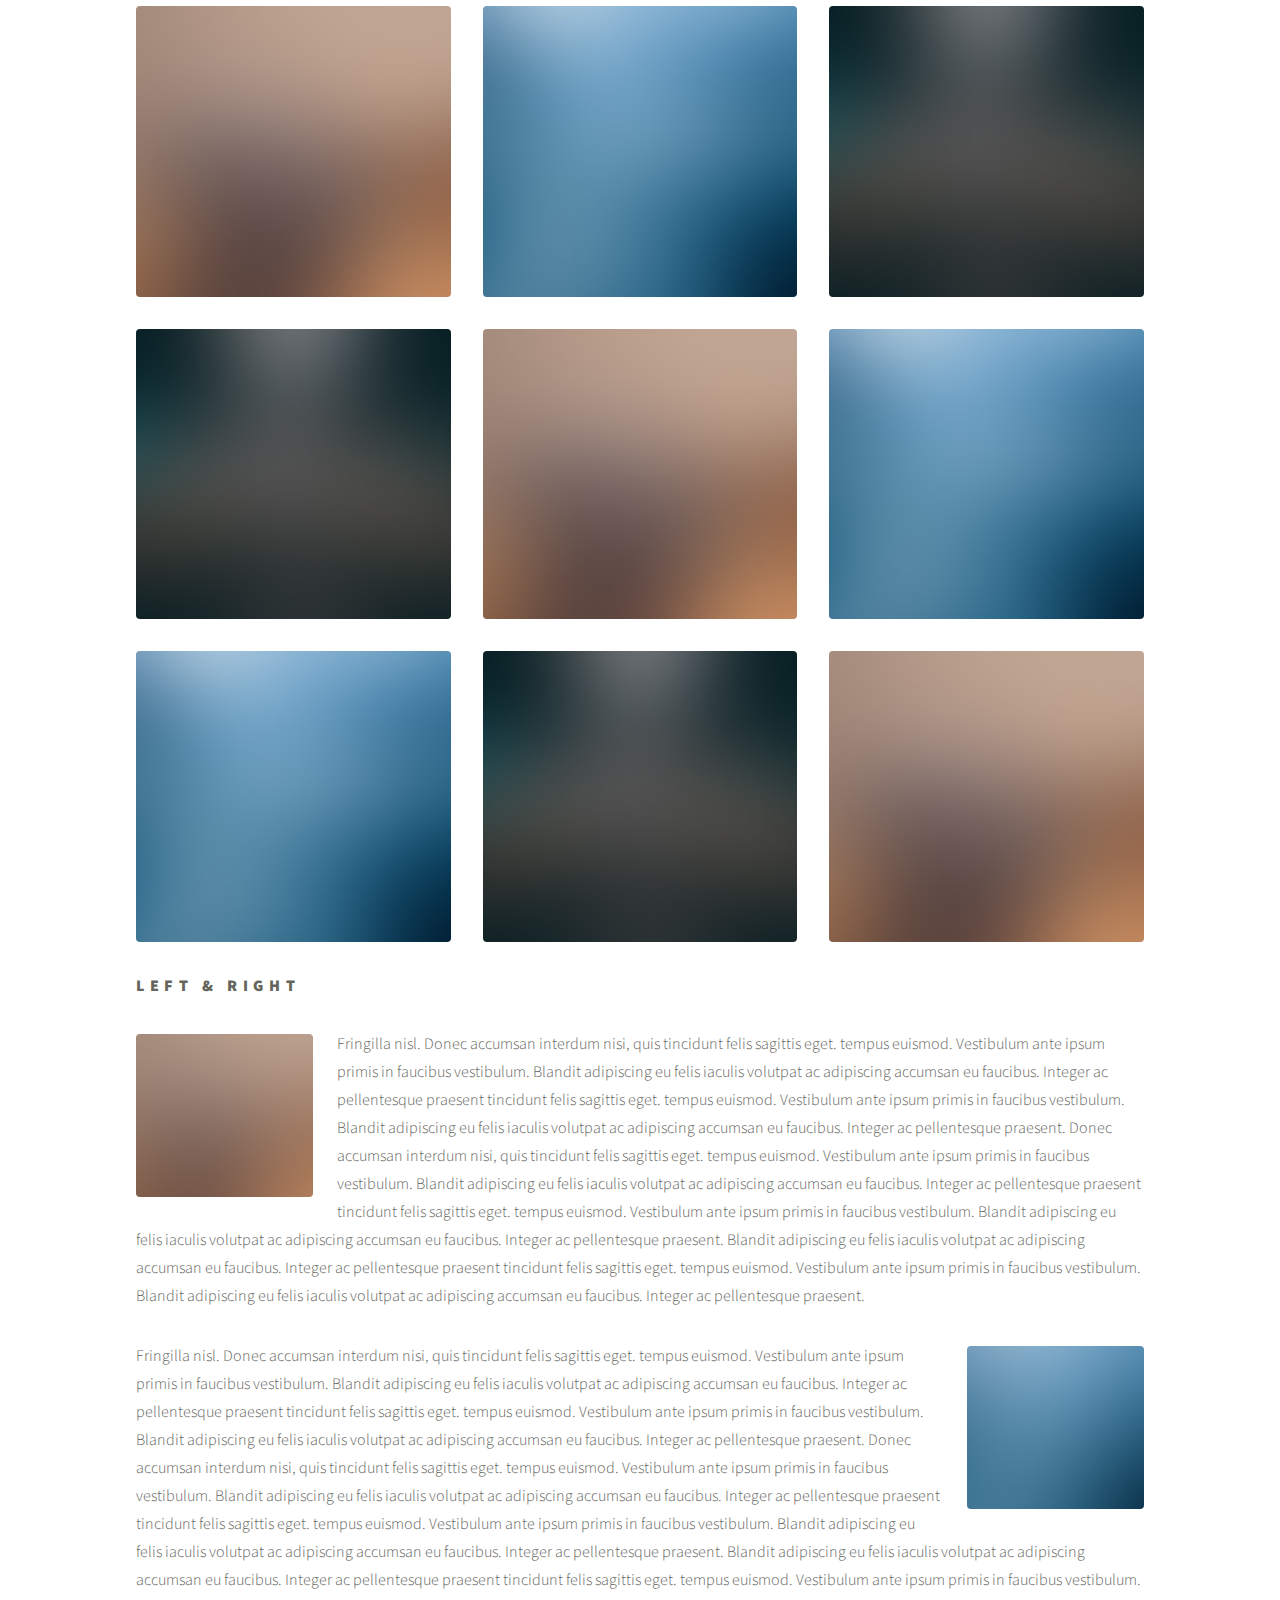
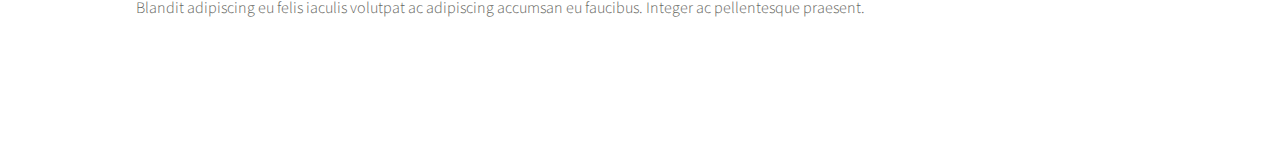
<file: elements.html>
<!DOCTYPE HTML>
<!--
	Phantom by HTML5 UP
	html5up.net | @ajlkn
	Free for personal and commercial use under the CCA 3.0 license (html5up.net/license)
-->
<html>
	<head>
		<title>Portfolio: Cameron Garcia</title>
		<meta charset="utf-8" />
		<meta name="viewport" content="width=device-width, initial-scale=1, user-scalable=no" />
		<link rel="stylesheet" href="assets/css/main.css" />
		<noscript><link rel="stylesheet" href="assets/css/noscript.css" /></noscript>
	</head>
	<body class="is-preload">
		<!-- Wrapper -->
			<div id="wrapper">

				<!-- Header -->
					<header id="header">
						<div class="inner">

							<!-- Logo -->
								<a href="index.html" class="logo">
									<span class="symbol"><img src="images/cglogo.svg" alt="" /></span><span class="title">CG Designs</span>
								</a>

							<!-- Nav -->
								<nav>
									<ul>
										<li><a href="#menu">Menu</a></li>
									</ul>
								</nav>

						</div>
					</header>

					<!-- Menu -->
						<nav id="menu">
							<h2>Menu</h2>
							<ul>
								<div class="dropdown">
								  <button class="dropbtn">My Work</button>
								  <div class="dropdown-content">
								    <a href="cfm.html">cfm</a>
								    <a href="#">Link 2</a>
								    <a href="#">Link 3</a>
								  </div>
								</div>
								<li><a href="index.html">My Work</a></li>
								<li><a href="aboutme.html">About Me</a></li>
								<li><a href="contact.html">Contact</a></li>
								<li><a href="elements.html">Elements</a></li>
							</ul>
						</nav>

				<!-- Main -->
					<div id="main">
						<div class="inner">
							<h1>Elements</h1>

							<!-- Text -->
								<section>
									<h2>Text</h2>
									<p>This is <b>bold</b> and this is <strong>strong</strong>. This is <i>italic</i> and this is <em>emphasized</em>.
									This is <sup>superscript</sup> text and this is <sub>subscript</sub> text.
									This is <u>underlined</u> and this is code: <code>for (;;) { ... }</code>. Finally, <a href="#">this is a link</a>.</p>
									<hr />
									<p>Nunc lacinia ante nunc ac lobortis. Interdum adipiscing gravida odio porttitor sem non mi integer non faucibus ornare mi ut ante amet placerat aliquet. Volutpat eu sed ante lacinia sapien lorem accumsan varius montes viverra nibh in adipiscing blandit tempus accumsan.</p>
									<hr />
									<h2>Heading Level 2</h2>
									<h3>Heading Level 3</h3>
									<h4>Heading Level 4</h4>
									<hr />
									<h3>Blockquote</h3>
									<blockquote>Fringilla nisl. Donec accumsan interdum nisi, quis tincidunt felis sagittis eget tempus euismod. Vestibulum ante ipsum primis in faucibus vestibulum. Blandit adipiscing eu felis iaculis volutpat ac adipiscing accumsan faucibus. Vestibulum ante ipsum primis in faucibus lorem ipsum dolor sit amet nullam adipiscing eu felis.</blockquote>
									<h3>Preformatted</h3>
									<pre><code>i = 0;

while (!deck.isInOrder()) {
    print 'Iteration ' + i;
    deck.shuffle();
    i++;
}

print 'It took ' + i + ' iterations to sort the deck.';</code></pre>
								</section>

							<!-- Lists -->
								<section>
									<h2>Lists</h2>
									<div class="row">
										<div class="col-6 col-12-medium">
											<h3>Unordered</h3>
											<ul>
												<li>Dolor pulvinar etiam.</li>
												<li>Sagittis adipiscing.</li>
												<li>Felis enim feugiat.</li>
											</ul>
											<h3>Alternate</h3>
											<ul class="alt">
												<li>Dolor pulvinar etiam.</li>
												<li>Sagittis adipiscing.</li>
												<li>Felis enim feugiat.</li>
											</ul>
										</div>
										<div class="col-6 col-12-medium">
											<h3>Ordered</h3>
											<ol>
												<li>Dolor pulvinar etiam.</li>
												<li>Etiam vel felis viverra.</li>
												<li>Felis enim feugiat.</li>
												<li>Dolor pulvinar etiam.</li>
												<li>Etiam vel felis lorem.</li>
												<li>Felis enim et feugiat.</li>
											</ol>
											<h3>Icons</h3>
											<ul class="icons">
												<li><a href="#" class="icon brands style1 fa-twitter"><span class="label">Twitter</span></a></li>
												<li><a href="#" class="icon brands style1 fa-facebook-f"><span class="label">Facebook</span></a></li>
												<li><a href="#" class="icon brands style1 fa-instagram"><span class="label">Instagram</span></a></li>
												<li><a href="#" class="icon brands style1 fa-github"><span class="label">Github</span></a></li>
											</ul>
											<ul class="icons">
												<li><a href="#" class="icon brands style2 fa-twitter"><span class="label">Twitter</span></a></li>
												<li><a href="#" class="icon brands style2 fa-facebook-f"><span class="label">Facebook</span></a></li>
												<li><a href="#" class="icon brands style2 fa-instagram"><span class="label">Instagram</span></a></li>
												<li><a href="#" class="icon brands style2 fa-github"><span class="label">Github</span></a></li>
											</ul>
										</div>
									</div>
									<h2>Actions</h2>
									<div class="row">
										<div class="col-6 col-12-medium">
											<ul class="actions">
												<li><a href="#" class="button primary">Default</a></li>
												<li><a href="#" class="button">Default</a></li>
											</ul>
											<ul class="actions small">
												<li><a href="#" class="button primary small">Small</a></li>
												<li><a href="#" class="button small">Small</a></li>
											</ul>
											<ul class="actions stacked">
												<li><a href="#" class="button primary">Default</a></li>
												<li><a href="#" class="button">Default</a></li>
											</ul>
											<ul class="actions stacked">
												<li><a href="#" class="button primary small">Small</a></li>
												<li><a href="#" class="button small">Small</a></li>
											</ul>
										</div>
										<div class="col-6 col-12-medium">
											<ul class="actions stacked">
												<li><a href="#" class="button primary fit">Default</a></li>
												<li><a href="#" class="button fit">Default</a></li>
											</ul>
											<ul class="actions stacked">
												<li><a href="#" class="button primary small fit">Small</a></li>
												<li><a href="#" class="button small fit">Small</a></li>
											</ul>
										</div>
									</div>
								</section>

							<!-- Table -->
								<section>
									<h2>Table</h2>
									<h3>Default</h3>
									<div class="table-wrapper">
										<table>
											<thead>
												<tr>
													<th>Name</th>
													<th>Description</th>
													<th>Price</th>
												</tr>
											</thead>
											<tbody>
												<tr>
													<td>Item One</td>
													<td>Ante turpis integer aliquet porttitor.</td>
													<td>29.99</td>
												</tr>
												<tr>
													<td>Item Two</td>
													<td>Vis ac commodo adipiscing arcu aliquet.</td>
													<td>19.99</td>
												</tr>
												<tr>
													<td>Item Three</td>
													<td> Morbi faucibus arcu accumsan lorem.</td>
													<td>29.99</td>
												</tr>
												<tr>
													<td>Item Four</td>
													<td>Vitae integer tempus condimentum.</td>
													<td>19.99</td>
												</tr>
												<tr>
													<td>Item Five</td>
													<td>Ante turpis integer aliquet porttitor.</td>
													<td>29.99</td>
												</tr>
											</tbody>
											<tfoot>
												<tr>
													<td colspan="2"></td>
													<td>100.00</td>
												</tr>
											</tfoot>
										</table>
									</div>

									<h3>Alternate</h3>
									<div class="table-wrapper">
										<table class="alt">
											<thead>
												<tr>
													<th>Name</th>
													<th>Description</th>
													<th>Price</th>
												</tr>
											</thead>
											<tbody>
												<tr>
													<td>Item One</td>
													<td>Ante turpis integer aliquet porttitor.</td>
													<td>29.99</td>
												</tr>
												<tr>
													<td>Item Two</td>
													<td>Vis ac commodo adipiscing arcu aliquet.</td>
													<td>19.99</td>
												</tr>
												<tr>
													<td>Item Three</td>
													<td> Morbi faucibus arcu accumsan lorem.</td>
													<td>29.99</td>
												</tr>
												<tr>
													<td>Item Four</td>
													<td>Vitae integer tempus condimentum.</td>
													<td>19.99</td>
												</tr>
												<tr>
													<td>Item Five</td>
													<td>Ante turpis integer aliquet porttitor.</td>
													<td>29.99</td>
												</tr>
											</tbody>
											<tfoot>
												<tr>
													<td colspan="2"></td>
													<td>100.00</td>
												</tr>
											</tfoot>
										</table>
									</div>
								</section>

							<!-- Buttons -->
								<section>
									<h3>Buttons</h3>
									<ul class="actions">
										<li><a href="#" class="button primary">Primary</a></li>
										<li><a href="#" class="button">Default</a></li>
									</ul>
									<ul class="actions">
										<li><a href="#" class="button large">Large</a></li>
										<li><a href="#" class="button">Default</a></li>
										<li><a href="#" class="button small">Small</a></li>
									</ul>
									<ul class="actions fit">
										<li><a href="#" class="button primary fit">Fit</a></li>
										<li><a href="#" class="button fit">Fit</a></li>
										<li><a href="#" class="button fit">Fit</a></li>
									</ul>
									<ul class="actions fit small">
										<li><a href="#" class="button primary fit small">Fit + Small</a></li>
										<li><a href="#" class="button fit small">Fit + Small</a></li>
										<li><a href="#" class="button fit small">Fit + Small</a></li>
									</ul>
									<ul class="actions">
										<li><a href="#" class="button primary icon solid fa-download">Icon</a></li>
										<li><a href="#" class="button icon solid fa-upload">Icon</a></li>
										<li><a href="#" class="button icon solid fa-save">Icon</a></li>
									</ul>
									<ul class="actions">
										<li><span class="button primary disabled">Disabled</span></li>
										<li><span class="button disabled">Disabled</span></li>
									</ul>
								</section>

							<!-- Form -->
								<section>
									<h2>Form</h2>
									<form method="post" action="#">
										<div class="row gtr-uniform">
											<div class="col-6 col-12-xsmall">
												<input type="text" name="demo-name" id="demo-name" value="" placeholder="Name" />
											</div>
											<div class="col-6 col-12-xsmall">
												<input type="email" name="demo-email" id="demo-email" value="" placeholder="Email" />
											</div>
											<div class="col-12">
												<select name="demo-category" id="demo-category">
													<option value="">- Category -</option>
													<option value="1">Manufacturing</option>
													<option value="1">Shipping</option>
													<option value="1">Administration</option>
													<option value="1">Human Resources</option>
												</select>
											</div>
											<div class="col-4 col-12-small">
												<input type="radio" id="demo-priority-low" name="demo-priority" checked>
												<label for="demo-priority-low">Low</label>
											</div>
											<div class="col-4 col-12-small">
												<input type="radio" id="demo-priority-normal" name="demo-priority">
												<label for="demo-priority-normal">Normal</label>
											</div>
											<div class="col-4 col-12-small">
												<input type="radio" id="demo-priority-high" name="demo-priority">
												<label for="demo-priority-high">High</label>
											</div>
											<div class="col-6 col-12-small">
												<input type="checkbox" id="demo-copy" name="demo-copy">
												<label for="demo-copy">Email me a copy</label>
											</div>
											<div class="col-6 col-12-small">
												<input type="checkbox" id="demo-human" name="demo-human" checked>
												<label for="demo-human">Not a robot</label>
											</div>
											<div class="col-12">
												<textarea name="demo-message" id="demo-message" placeholder="Enter your message" rows="6"></textarea>
											</div>
											<div class="col-12">
												<ul class="actions">
													<li><input type="submit" value="Send Message" class="primary" /></li>
													<li><input type="reset" value="Reset" /></li>
												</ul>
											</div>
										</div>
									</form>
								</section>

							<!-- Image -->
								<section>
									<h2>Image</h2>
									<h3>Fit</h3>
									<div class="box alt">
										<div class="row gtr-uniform">
											<div class="col-12"><span class="image fit"><img src="images/pic13.jpg" alt="" /></span></div>
											<div class="col-4"><span class="image fit"><img src="images/pic01.jpg" alt="" /></span></div>
											<div class="col-4"><span class="image fit"><img src="images/pic02.jpg" alt="" /></span></div>
											<div class="col-4"><span class="image fit"><img src="images/pic03.jpg" alt="" /></span></div>
											<div class="col-4"><span class="image fit"><img src="images/pic03.jpg" alt="" /></span></div>
											<div class="col-4"><span class="image fit"><img src="images/pic01.jpg" alt="" /></span></div>
											<div class="col-4"><span class="image fit"><img src="images/pic02.jpg" alt="" /></span></div>
											<div class="col-4"><span class="image fit"><img src="images/pic02.jpg" alt="" /></span></div>
											<div class="col-4"><span class="image fit"><img src="images/pic03.jpg" alt="" /></span></div>
											<div class="col-4"><span class="image fit"><img src="images/pic01.jpg" alt="" /></span></div>
										</div>
									</div>
									<h3>Left &amp; Right</h3>
									<p><span class="image left"><img src="images/pic14.jpg" alt="" /></span>Fringilla nisl. Donec accumsan interdum nisi, quis tincidunt felis sagittis eget. tempus euismod. Vestibulum ante ipsum primis in faucibus vestibulum. Blandit adipiscing eu felis iaculis volutpat ac adipiscing accumsan eu faucibus. Integer ac pellentesque praesent tincidunt felis sagittis eget. tempus euismod. Vestibulum ante ipsum primis in faucibus vestibulum. Blandit adipiscing eu felis iaculis volutpat ac adipiscing accumsan eu faucibus. Integer ac pellentesque praesent. Donec accumsan interdum nisi, quis tincidunt felis sagittis eget. tempus euismod. Vestibulum ante ipsum primis in faucibus vestibulum. Blandit adipiscing eu felis iaculis volutpat ac adipiscing accumsan eu faucibus. Integer ac pellentesque praesent tincidunt felis sagittis eget. tempus euismod. Vestibulum ante ipsum primis in faucibus vestibulum. Blandit adipiscing eu felis iaculis volutpat ac adipiscing accumsan eu faucibus. Integer ac pellentesque praesent. Blandit adipiscing eu felis iaculis volutpat ac adipiscing accumsan eu faucibus. Integer ac pellentesque praesent tincidunt felis sagittis eget. tempus euismod. Vestibulum ante ipsum primis in faucibus vestibulum. Blandit adipiscing eu felis iaculis volutpat ac adipiscing accumsan eu faucibus. Integer ac pellentesque praesent.</p>
									<p><span class="image right"><img src="images/pic15.jpg" alt="" /></span>Fringilla nisl. Donec accumsan interdum nisi, quis tincidunt felis sagittis eget. tempus euismod. Vestibulum ante ipsum primis in faucibus vestibulum. Blandit adipiscing eu felis iaculis volutpat ac adipiscing accumsan eu faucibus. Integer ac pellentesque praesent tincidunt felis sagittis eget. tempus euismod. Vestibulum ante ipsum primis in faucibus vestibulum. Blandit adipiscing eu felis iaculis volutpat ac adipiscing accumsan eu faucibus. Integer ac pellentesque praesent. Donec accumsan interdum nisi, quis tincidunt felis sagittis eget. tempus euismod. Vestibulum ante ipsum primis in faucibus vestibulum. Blandit adipiscing eu felis iaculis volutpat ac adipiscing accumsan eu faucibus. Integer ac pellentesque praesent tincidunt felis sagittis eget. tempus euismod. Vestibulum ante ipsum primis in faucibus vestibulum. Blandit adipiscing eu felis iaculis volutpat ac adipiscing accumsan eu faucibus. Integer ac pellentesque praesent. Blandit adipiscing eu felis iaculis volutpat ac adipiscing accumsan eu faucibus. Integer ac pellentesque praesent tincidunt felis sagittis eget. tempus euismod. Vestibulum ante ipsum primis in faucibus vestibulum. Blandit adipiscing eu felis iaculis volutpat ac adipiscing accumsan eu faucibus. Integer ac pellentesque praesent.</p>
								</section>

						</div>
					</div>

				<!-- Footer
					<footer id="footer">
						<div class="inner">
							<section>
								<h2>Get in touch</h2>
								<form method="post" action="#">
									<div class="fields">
										<div class="field half">
											<input type="text" name="name" id="name" placeholder="Name" />
										</div>
										<div class="field half">
											<input type="email" name="email" id="email" placeholder="Email" />
										</div>
										<div class="field">
											<textarea name="message" id="message" placeholder="Message"></textarea>
										</div>
									</div>
									<ul class="actions">
										<li><input type="submit" value="Send" class="primary" /></li>
									</ul>
								</form>
							</section>
							<section>
								<h2>Follow</h2>
								<ul class="icons">
									<li><a href="#" class="icon brands style2 fa-twitter"><span class="label">Twitter</span></a></li>
									<li><a href="#" class="icon brands style2 fa-facebook-f"><span class="label">Facebook</span></a></li>
									<li><a href="#" class="icon brands style2 fa-instagram"><span class="label">Instagram</span></a></li>
									<li><a href="#" class="icon brands style2 fa-dribbble"><span class="label">Dribbble</span></a></li>
									<li><a href="#" class="icon brands style2 fa-github"><span class="label">GitHub</span></a></li>
									<li><a href="#" class="icon brands style2 fa-500px"><span class="label">500px</span></a></li>
									<li><a href="#" class="icon solid style2 fa-phone"><span class="label">Phone</span></a></li>
									<li><a href="#" class="icon solid style2 fa-envelope"><span class="label">Email</span></a></li>
								</ul>
							</section>
							<ul class="copyright">
								<li>&copy; Untitled. All rights reserved</li><li>Design: <a href="http://html5up.net">HTML5 UP</a></li>
							</ul>
						</div>
					</footer>

			</div>
			-->

		<!-- Scripts -->
			<script src="assets/js/jquery.min.js"></script>
			<script src="assets/js/browser.min.js"></script>
			<script src="assets/js/breakpoints.min.js"></script>
			<script src="assets/js/util.js"></script>
			<script src="assets/js/main.js"></script>

	</body>
</html>
</file>
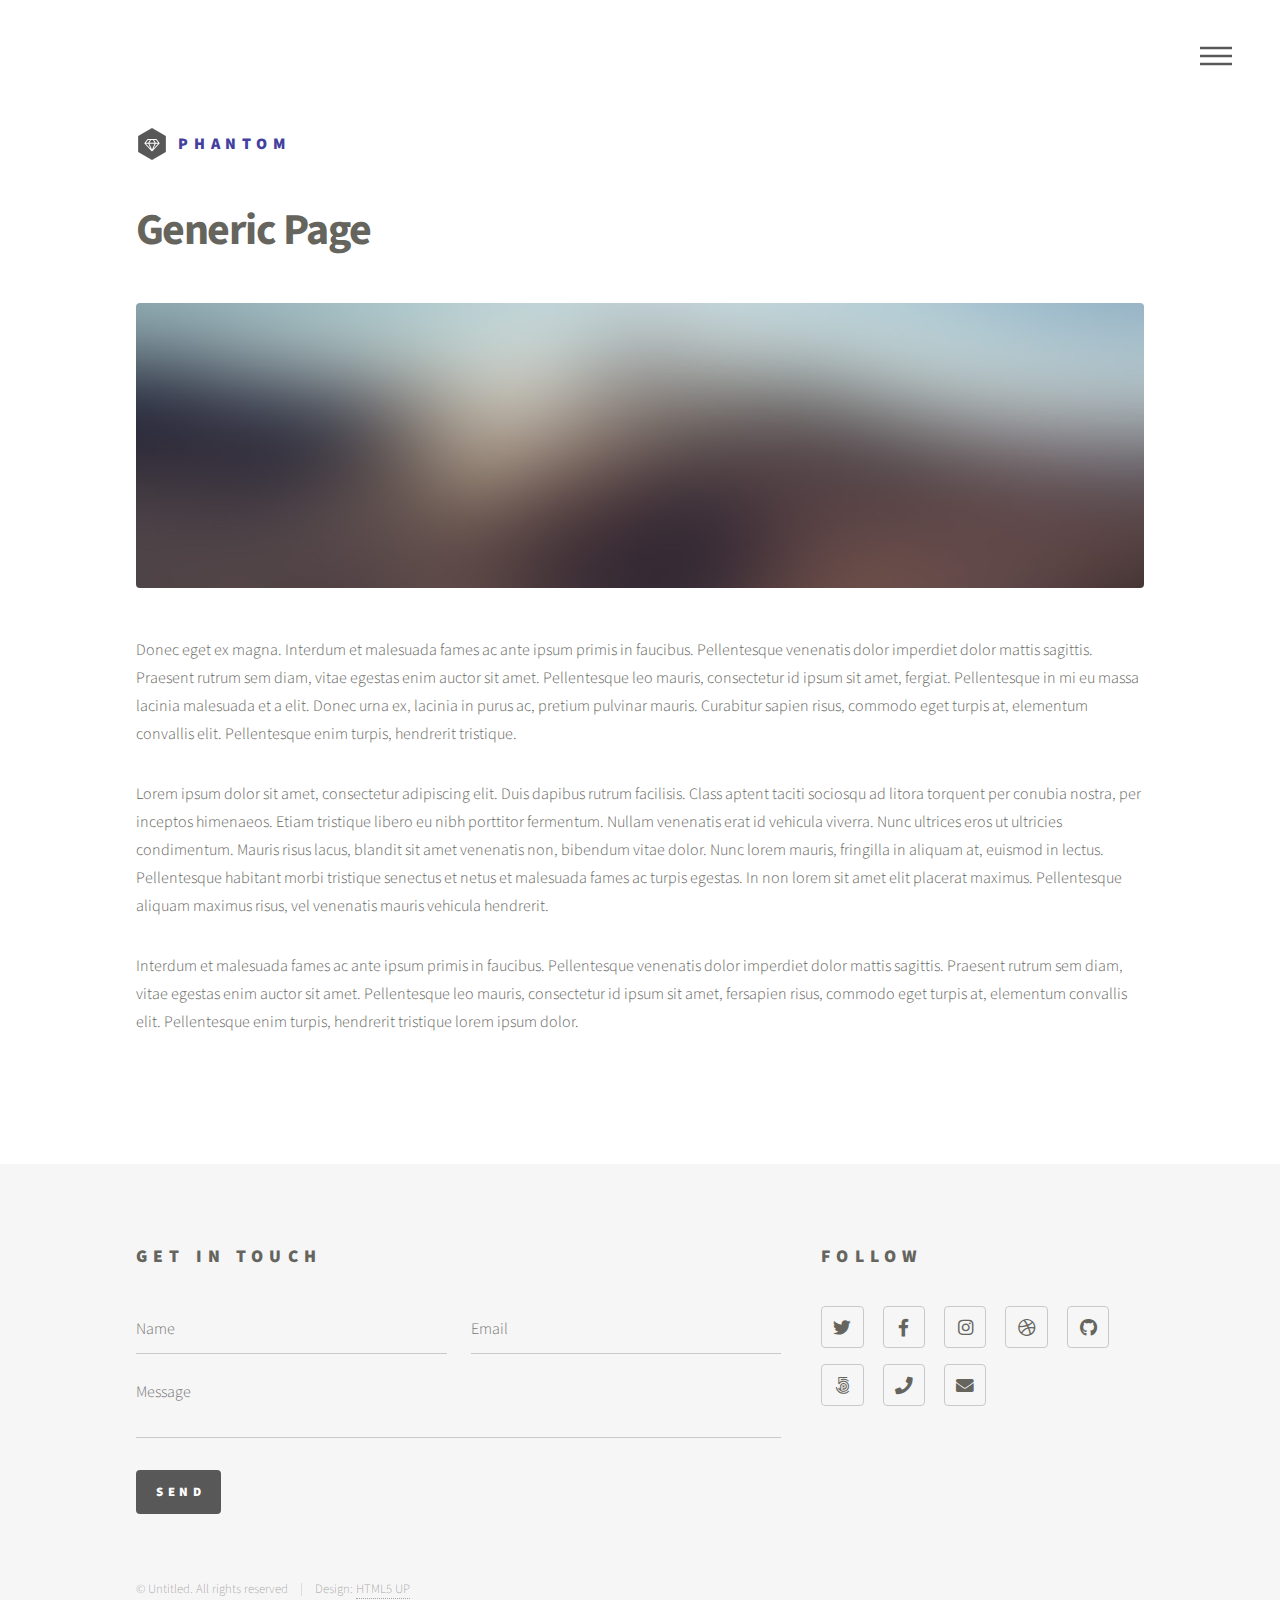
<file: generic.html>
<!DOCTYPE HTML>
<!--
	Phantom by HTML5 UP
	html5up.net | @ajlkn
	Free for personal and commercial use under the CCA 3.0 license (html5up.net/license)
-->
<html>
	<head>
		<title>Generic - Phantom by HTML5 UP</title>
		<meta charset="utf-8" />
		<meta name="viewport" content="width=device-width, initial-scale=1, user-scalable=no" />
		<link rel="stylesheet" href="assets/css/main.css" />
		<noscript><link rel="stylesheet" href="assets/css/noscript.css" /></noscript>
	</head>
	<body class="is-preload">
		<!-- Wrapper -->
			<div id="wrapper">

				<!-- Header -->
					<header id="header">
						<div class="inner">

							<!-- Logo -->
								<a href="index.html" class="logo">
									<span class="symbol"><img src="images/logo.svg" alt="" /></span><span class="title">Phantom</span>
								</a>

							<!-- Nav -->
								<nav>
									<ul>
										<li><a href="#menu">Menu</a></li>
									</ul>
								</nav>

						</div>
					</header>

				<!-- Menu -->
					<nav id="menu">
						<h2>Menu</h2>
						<ul>
							<li><a href="index.html">Home</a></li>
							<li><a href="generic.html">Ipsum veroeros</a></li>
							<li><a href="generic.html">Tempus etiam</a></li>
							<li><a href="generic.html">Consequat dolor</a></li>
							<li><a href="elements.html">Elements</a></li>
						</ul>
					</nav>

				<!-- Main -->
					<div id="main">
						<div class="inner">
							<h1>Generic Page</h1>
							<span class="image main"><img src="images/pic13.jpg" alt="" /></span>
							<p>Donec eget ex magna. Interdum et malesuada fames ac ante ipsum primis in faucibus. Pellentesque venenatis dolor imperdiet dolor mattis sagittis. Praesent rutrum sem diam, vitae egestas enim auctor sit amet. Pellentesque leo mauris, consectetur id ipsum sit amet, fergiat. Pellentesque in mi eu massa lacinia malesuada et a elit. Donec urna ex, lacinia in purus ac, pretium pulvinar mauris. Curabitur sapien risus, commodo eget turpis at, elementum convallis elit. Pellentesque enim turpis, hendrerit tristique.</p>
							<p>Lorem ipsum dolor sit amet, consectetur adipiscing elit. Duis dapibus rutrum facilisis. Class aptent taciti sociosqu ad litora torquent per conubia nostra, per inceptos himenaeos. Etiam tristique libero eu nibh porttitor fermentum. Nullam venenatis erat id vehicula viverra. Nunc ultrices eros ut ultricies condimentum. Mauris risus lacus, blandit sit amet venenatis non, bibendum vitae dolor. Nunc lorem mauris, fringilla in aliquam at, euismod in lectus. Pellentesque habitant morbi tristique senectus et netus et malesuada fames ac turpis egestas. In non lorem sit amet elit placerat maximus. Pellentesque aliquam maximus risus, vel venenatis mauris vehicula hendrerit.</p>
							<p>Interdum et malesuada fames ac ante ipsum primis in faucibus. Pellentesque venenatis dolor imperdiet dolor mattis sagittis. Praesent rutrum sem diam, vitae egestas enim auctor sit amet. Pellentesque leo mauris, consectetur id ipsum sit amet, fersapien risus, commodo eget turpis at, elementum convallis elit. Pellentesque enim turpis, hendrerit tristique lorem ipsum dolor.</p>
						</div>
					</div>

				<!-- Footer -->
					<footer id="footer">
						<div class="inner">
							<section>
								<h2>Get in touch</h2>
								<form method="post" action="#">
									<div class="fields">
										<div class="field half">
											<input type="text" name="name" id="name" placeholder="Name" />
										</div>
										<div class="field half">
											<input type="email" name="email" id="email" placeholder="Email" />
										</div>
										<div class="field">
											<textarea name="message" id="message" placeholder="Message"></textarea>
										</div>
									</div>
									<ul class="actions">
										<li><input type="submit" value="Send" class="primary" /></li>
									</ul>
								</form>
							</section>
							<section>
								<h2>Follow</h2>
								<ul class="icons">
									<li><a href="#" class="icon brands style2 fa-twitter"><span class="label">Twitter</span></a></li>
									<li><a href="#" class="icon brands style2 fa-facebook-f"><span class="label">Facebook</span></a></li>
									<li><a href="#" class="icon brands style2 fa-instagram"><span class="label">Instagram</span></a></li>
									<li><a href="#" class="icon brands style2 fa-dribbble"><span class="label">Dribbble</span></a></li>
									<li><a href="#" class="icon brands style2 fa-github"><span class="label">GitHub</span></a></li>
									<li><a href="#" class="icon brands style2 fa-500px"><span class="label">500px</span></a></li>
									<li><a href="#" class="icon solid style2 fa-phone"><span class="label">Phone</span></a></li>
									<li><a href="#" class="icon solid style2 fa-envelope"><span class="label">Email</span></a></li>
								</ul>
							</section>
							<ul class="copyright">
								<li>&copy; Untitled. All rights reserved</li><li>Design: <a href="http://html5up.net">HTML5 UP</a></li>
							</ul>
						</div>
					</footer>

			</div>

		<!-- Scripts -->
			<script src="assets/js/jquery.min.js"></script>
			<script src="assets/js/browser.min.js"></script>
			<script src="assets/js/breakpoints.min.js"></script>
			<script src="assets/js/util.js"></script>
			<script src="assets/js/main.js"></script>

	</body>
</html>
</file>
<file: assets/css/noscript.css>
/*
	Phantom by HTML5 UP
	html5up.net | @ajlkn
	Free for personal and commercial use under the CCA 3.0 license (html5up.net/license)
*/

/* Tiles */

	body.is-preload .tiles article {
		-moz-transform: none;
		-webkit-transform: none;
		-ms-transform: none;
		transform: none;
		opacity: 1;
	}
</file>
<file: assets/css/main.css>
@import url(fontawesome-all.min.css);
@import url("https://fonts.googleapis.com/css?family=Source+Sans+Pro:300,700,900");

/*
	Phantom by HTML5 UP
	html5up.net | @ajlkn
	Free for personal and commercial use under the CCA 3.0 license (html5up.net/license)
*/

html, body, div, span, applet, object,
iframe, h1, h2, h3, h4, h5, h6, p, blockquote,
pre, a, abbr, acronym, address, big, cite,
code, del, dfn, em, img, ins, kbd, q, s, samp,
small, strike, strong, sub, sup, tt, var, b,
u, i, center, dl, dt, dd, ol, ul, li, fieldset,
form, label, legend, table, caption, tbody,
tfoot, thead, tr, th, td, article, aside,
canvas, details, embed, figure, figcaption,
footer, header, hgroup, menu, nav, output, ruby,
section, summary, time, mark, audio, video {
	margin: 0;
	padding: 0;
	border: 0;
	font-size: 100%;
	font: inherit;
	vertical-align: baseline;}

article, aside, details, figcaption, figure,
footer, header, hgroup, menu, nav, section {
	display: block;}

body {
	line-height: 1;
}

ol, ul {
	list-style: none;
}

blockquote, q {
	quotes: none;
}

	blockquote:before, blockquote:after, q:before, q:after {
		content: '';
		content: none;
	}

table {
	border-collapse: collapse;
	border-spacing: 0;
}

body {
	-webkit-text-size-adjust: none;
}

mark {
	background-color: transparent;
	color: inherit;
}

input::-moz-focus-inner {
	border: 0;
	padding: 0;
}

input, select, textarea {
	-moz-appearance: none;
	-webkit-appearance: none;
	-ms-appearance: none;
	appearance: none;
}

/* Basic */

	@-ms-viewport {
		width: device-width;
	}

	body {
		-ms-overflow-style: scrollbar;
	}

	@media screen and (max-width: 480px) {

		html, body {
			min-width: 320px;
		}

	}

	html {
		box-sizing: border-box;
	}

	*, *:before, *:after {
		box-sizing: inherit;
	}

	body {
		background: #ffffff;
	}

		body.is-preload *, body.is-preload *:before, body.is-preload *:after {
			-moz-animation: none !important;
			-webkit-animation: none !important;
			-ms-animation: none !important;
			animation: none !important;
			-moz-transition: none !important;
			-webkit-transition: none !important;
			-ms-transition: none !important;
			transition: none !important;
		}

/* Type */

	body, input, select, textarea {
		color: #65655E;
		font-family: "Source Sans Pro", Helvetica, sans-serif;
		font-size: 16pt;
		font-weight: 300;
		line-height: 1.75;
	}

		@media screen and (max-width: 1680px) {

			body, input, select, textarea {
				font-size: 14pt;
			}

		}

		@media screen and (max-width: 1280px) {

			body, input, select, textarea {
				font-size: 12pt;
			}

		}

	a {
		-moz-transition: border-bottom-color 0.2s ease, color 0.2s ease;
		-webkit-transition: border-bottom-color 0.2s ease, color 0.2s ease;
		-ms-transition: border-bottom-color 0.2s ease, color 0.2s ease;
		transition: border-bottom-color 0.2s ease, color 0.2s ease;
		text-decoration: none;
		color: #585858;
		border-bottom: dotted 1px rgba(88, 88, 88, 0.5);
	}

		a:hover {
			border-bottom-color: transparent;
			color: #9BA2FF !important;
		}

	strong, b {
		font-weight: 900;
	}

	em, i {
		font-style: italic;
	}

	p {
		margin: 0 0 2em 0;
	}

	h1 {
		font-size: 2.75em;
		font-weight: 700;
		line-height: 1.3;
		margin: 0 0 1em 0;
		letter-spacing: -0.035em;
	}

		h1 a {
			color: inherit;
		}

		@media screen and (max-width: 736px) {

			h1 {
				font-size: 2em;
				margin: 0 0 1em 0;
			}

		}

		@media screen and (max-width: 360px) {

			h1 {
				font-size: 1.75em;
			}

		}

	h2, h3, h4, h5, h6 {
		font-weight: 900;
		line-height: 1.5;
		margin: 0 0 2em 0;
		text-transform: uppercase;
		letter-spacing: 0.35em;
	}

		h2 a, h3 a, h4 a, h5 a, h6 a {
			color: inherit;
		}

	h2 {
		font-size: 1.1em;
	}

	h3 {
		font-size: 1em;
	}

	h4 {
		font-size: 0.8em;
	}

	h5 {
		font-size: 0.8em;
	}

	h6 {
		font-size: 0.8em;
	}

	@media screen and (max-width: 980px) {

		h1 br, h2 br, h3 br, h4 br, h5 br, h6 br {
			display: none;
		}

	}

	@media screen and (max-width: 736px) {

		h2 {
			font-size: 1em;
		}

		h3 {
			font-size: 0.8em;
		}

	}

	sub {
		font-size: 0.8em;
		position: relative;
		top: 0.5em;
	}

	sup {
		font-size: 0.8em;
		position: relative;
		top: -0.5em;
	}

	blockquote {
		border-left: solid 4px #c9c9c9;
		font-style: italic;
		margin: 0 0 2em 0;
		padding: 0.5em 0 0.5em 2em;
	}

	code {
		background: rgba(144, 144, 144, 0.075);
		border-radius: 4px;
		border: solid 1px #c9c9c9;
		font-family: "Courier New", monospace;
		font-size: 0.9em;
		margin: 0 0.25em;
		padding: 0.25em 0.65em;
	}

	pre {
		-webkit-overflow-scrolling: touch;
		font-family: "Courier New", monospace;
		font-size: 0.9em;
		margin: 0 0 2em 0;
	}

		pre code {
			display: block;
			line-height: 1.75;
			padding: 1em 1.5em;
			overflow-x: auto;
		}

	hr {
		border: 0;
		border-bottom: solid 1px #c9c9c9;
		margin: 2em 0;
	}

		hr.major {
			margin: 3em 0;
		}

	.align-left {
		text-align: left;
	}

	.align-center {
		text-align: center;
	}

	.align-right {
		text-align: right;
	}

/* Row */

	.row {
		display: flex;
		flex-wrap: wrap;
		box-sizing: border-box;
		align-items: stretch;
	}

		.row > * {
			box-sizing: border-box;
		}

		.row.gtr-uniform > * > :last-child {
			margin-bottom: 0;
		}

		.row.aln-left {
			justify-content: flex-start;
		}

		.row.aln-center {
			justify-content: center;
		}

		.row.aln-right {
			justify-content: flex-end;
		}

		.row.aln-top {
			align-items: flex-start;
		}

		.row.aln-middle {
			align-items: center;
		}

		.row.aln-bottom {
			align-items: flex-end;
		}

		.row > .imp {
			order: -1;
		}

		.row > .col-1 {
			width: 8.33333%;
		}

		.row > .off-1 {
			margin-left: 8.33333%;
		}

		.row > .col-2 {
			width: 16.66667%;
		}

		.row > .off-2 {
			margin-left: 16.66667%;
		}

		.row > .col-3 {
			width: 25%;
		}

		.row > .off-3 {
			margin-left: 25%;
		}

		.row > .col-4 {
			width: 33.33333%;
		}

		.row > .off-4 {
			margin-left: 33.33333%;
		}

		.row > .col-5 {
			width: 41.66667%;
		}

		.row > .off-5 {
			margin-left: 41.66667%;
		}

		.row > .col-6 {
			width: 50%;
		}

		.row > .off-6 {
			margin-left: 50%;
		}

		.row > .col-7 {
			width: 58.33333%;
		}

		.row > .off-7 {
			margin-left: 58.33333%;
		}

		.row > .col-8 {
			width: 66.66667%;
		}

		.row > .off-8 {
			margin-left: 66.66667%;
		}

		.row > .col-9 {
			width: 75%;
		}

		.row > .off-9 {
			margin-left: 75%;
		}

		.row > .col-10 {
			width: 83.33333%;
		}

		.row > .off-10 {
			margin-left: 83.33333%;
		}

		.row > .col-11 {
			width: 91.66667%;
		}

		.row > .off-11 {
			margin-left: 91.66667%;
		}

		.row > .col-12 {
			width: 100%;
		}

		.row > .off-12 {
			margin-left: 100%;
		}

		.row.gtr-0 {
			margin-top: 0;
			margin-left: 0em;
		}

			.row.gtr-0 > * {
				padding: 0 0 0 0em;
			}

			.row.gtr-0.gtr-uniform {
				margin-top: 0em;
			}

				.row.gtr-0.gtr-uniform > * {
					padding-top: 0em;
				}

		.row.gtr-25 {
			margin-top: 0;
			margin-left: -0.5em;
		}

			.row.gtr-25 > * {
				padding: 0 0 0 0.5em;
			}

			.row.gtr-25.gtr-uniform {
				margin-top: -0.5em;
			}

				.row.gtr-25.gtr-uniform > * {
					padding-top: 0.5em;
				}

		.row.gtr-50 {
			margin-top: 0;
			margin-left: -1em;
		}

			.row.gtr-50 > * {
				padding: 0 0 0 1em;
			}

			.row.gtr-50.gtr-uniform {
				margin-top: -1em;
			}

				.row.gtr-50.gtr-uniform > * {
					padding-top: 1em;
				}

		.row {
			margin-top: 0;
			margin-left: -2em;
		}

			.row > * {
				padding: 0 0 0 2em;
			}

			.row.gtr-uniform {
				margin-top: -2em;
			}

				.row.gtr-uniform > * {
					padding-top: 2em;
				}

		.row.gtr-150 {
			margin-top: 0;
			margin-left: -3em;
		}

			.row.gtr-150 > * {
				padding: 0 0 0 3em;
			}

			.row.gtr-150.gtr-uniform {
				margin-top: -3em;
			}

				.row.gtr-150.gtr-uniform > * {
					padding-top: 3em;
				}

		.row.gtr-200 {
			margin-top: 0;
			margin-left: -4em;
		}

			.row.gtr-200 > * {
				padding: 0 0 0 4em;
			}

			.row.gtr-200.gtr-uniform {
				margin-top: -4em;
			}

				.row.gtr-200.gtr-uniform > * {
					padding-top: 4em;
				}

		@media screen and (max-width: 1680px) {

			.row {
				display: flex;
				flex-wrap: wrap;
				box-sizing: border-box;
				align-items: stretch;
			}

				.row > * {
					box-sizing: border-box;
				}

				.row.gtr-uniform > * > :last-child {
					margin-bottom: 0;
				}

				.row.aln-left {
					justify-content: flex-start;
				}

				.row.aln-center {
					justify-content: center;
				}

				.row.aln-right {
					justify-content: flex-end;
				}

				.row.aln-top {
					align-items: flex-start;
				}

				.row.aln-middle {
					align-items: center;
				}

				.row.aln-bottom {
					align-items: flex-end;
				}

				.row > .imp-xlarge {
					order: -1;
				}

				.row > .col-1-xlarge {
					width: 8.33333%;
				}

				.row > .off-1-xlarge {
					margin-left: 8.33333%;
				}

				.row > .col-2-xlarge {
					width: 16.66667%;
				}

				.row > .off-2-xlarge {
					margin-left: 16.66667%;
				}

				.row > .col-3-xlarge {
					width: 25%;
				}

				.row > .off-3-xlarge {
					margin-left: 25%;
				}

				.row > .col-4-xlarge {
					width: 33.33333%;
				}

				.row > .off-4-xlarge {
					margin-left: 33.33333%;
				}

				.row > .col-5-xlarge {
					width: 41.66667%;
				}

				.row > .off-5-xlarge {
					margin-left: 41.66667%;
				}

				.row > .col-6-xlarge {
					width: 50%;
				}

				.row > .off-6-xlarge {
					margin-left: 50%;
				}

				.row > .col-7-xlarge {
					width: 58.33333%;
				}

				.row > .off-7-xlarge {
					margin-left: 58.33333%;
				}

				.row > .col-8-xlarge {
					width: 66.66667%;
				}

				.row > .off-8-xlarge {
					margin-left: 66.66667%;
				}

				.row > .col-9-xlarge {
					width: 75%;
				}

				.row > .off-9-xlarge {
					margin-left: 75%;
				}

				.row > .col-10-xlarge {
					width: 83.33333%;
				}

				.row > .off-10-xlarge {
					margin-left: 83.33333%;
				}

				.row > .col-11-xlarge {
					width: 91.66667%;
				}

				.row > .off-11-xlarge {
					margin-left: 91.66667%;
				}

				.row > .col-12-xlarge {
					width: 100%;
				}

				.row > .off-12-xlarge {
					margin-left: 100%;
				}

				.row.gtr-0 {
					margin-top: 0;
					margin-left: 0em;
				}

					.row.gtr-0 > * {
						padding: 0 0 0 0em;
					}

					.row.gtr-0.gtr-uniform {
						margin-top: 0em;
					}

						.row.gtr-0.gtr-uniform > * {
							padding-top: 0em;
						}

				.row.gtr-25 {
					margin-top: 0;
					margin-left: -0.5em;
				}

					.row.gtr-25 > * {
						padding: 0 0 0 0.5em;
					}

					.row.gtr-25.gtr-uniform {
						margin-top: -0.5em;
					}

						.row.gtr-25.gtr-uniform > * {
							padding-top: 0.5em;
						}

				.row.gtr-50 {
					margin-top: 0;
					margin-left: -1em;
				}

					.row.gtr-50 > * {
						padding: 0 0 0 1em;
					}

					.row.gtr-50.gtr-uniform {
						margin-top: -1em;
					}

						.row.gtr-50.gtr-uniform > * {
							padding-top: 1em;
						}

				.row {
					margin-top: 0;
					margin-left: -2em;
				}

					.row > * {
						padding: 0 0 0 2em;
					}

					.row.gtr-uniform {
						margin-top: -2em;
					}

						.row.gtr-uniform > * {
							padding-top: 2em;
						}

				.row.gtr-150 {
					margin-top: 0;
					margin-left: -3em;
				}

					.row.gtr-150 > * {
						padding: 0 0 0 3em;
					}

					.row.gtr-150.gtr-uniform {
						margin-top: -3em;
					}

						.row.gtr-150.gtr-uniform > * {
							padding-top: 3em;
						}

				.row.gtr-200 {
					margin-top: 0;
					margin-left: -4em;
				}

					.row.gtr-200 > * {
						padding: 0 0 0 4em;
					}

					.row.gtr-200.gtr-uniform {
						margin-top: -4em;
					}

						.row.gtr-200.gtr-uniform > * {
							padding-top: 4em;
						}

		}

		@media screen and (max-width: 1280px) {

			.row {
				display: flex;
				flex-wrap: wrap;
				box-sizing: border-box;
				align-items: stretch;
			}

				.row > * {
					box-sizing: border-box;
				}

				.row.gtr-uniform > * > :last-child {
					margin-bottom: 0;
				}

				.row.aln-left {
					justify-content: flex-start;
				}

				.row.aln-center {
					justify-content: center;
				}

				.row.aln-right {
					justify-content: flex-end;
				}

				.row.aln-top {
					align-items: flex-start;
				}

				.row.aln-middle {
					align-items: center;
				}

				.row.aln-bottom {
					align-items: flex-end;
				}

				.row > .imp-large {
					order: -1;
				}

				.row > .col-1-large {
					width: 8.33333%;
				}

				.row > .off-1-large {
					margin-left: 8.33333%;
				}

				.row > .col-2-large {
					width: 16.66667%;
				}

				.row > .off-2-large {
					margin-left: 16.66667%;
				}

				.row > .col-3-large {
					width: 25%;
				}

				.row > .off-3-large {
					margin-left: 25%;
				}

				.row > .col-4-large {
					width: 33.33333%;
				}

				.row > .off-4-large {
					margin-left: 33.33333%;
				}

				.row > .col-5-large {
					width: 41.66667%;
				}

				.row > .off-5-large {
					margin-left: 41.66667%;
				}

				.row > .col-6-large {
					width: 50%;
				}

				.row > .off-6-large {
					margin-left: 50%;
				}

				.row > .col-7-large {
					width: 58.33333%;
				}

				.row > .off-7-large {
					margin-left: 58.33333%;
				}

				.row > .col-8-large {
					width: 66.66667%;
				}

				.row > .off-8-large {
					margin-left: 66.66667%;
				}

				.row > .col-9-large {
					width: 75%;
				}

				.row > .off-9-large {
					margin-left: 75%;
				}

				.row > .col-10-large {
					width: 83.33333%;
				}

				.row > .off-10-large {
					margin-left: 83.33333%;
				}

				.row > .col-11-large {
					width: 91.66667%;
				}

				.row > .off-11-large {
					margin-left: 91.66667%;
				}

				.row > .col-12-large {
					width: 100%;
				}

				.row > .off-12-large {
					margin-left: 100%;
				}

				.row.gtr-0 {
					margin-top: 0;
					margin-left: 0em;
				}

					.row.gtr-0 > * {
						padding: 0 0 0 0em;
					}

					.row.gtr-0.gtr-uniform {
						margin-top: 0em;
					}

						.row.gtr-0.gtr-uniform > * {
							padding-top: 0em;
						}

				.row.gtr-25 {
					margin-top: 0;
					margin-left: -0.5em;
				}

					.row.gtr-25 > * {
						padding: 0 0 0 0.5em;
					}

					.row.gtr-25.gtr-uniform {
						margin-top: -0.5em;
					}

						.row.gtr-25.gtr-uniform > * {
							padding-top: 0.5em;
						}

				.row.gtr-50 {
					margin-top: 0;
					margin-left: -1em;
				}

					.row.gtr-50 > * {
						padding: 0 0 0 1em;
					}

					.row.gtr-50.gtr-uniform {
						margin-top: -1em;
					}

						.row.gtr-50.gtr-uniform > * {
							padding-top: 1em;
						}

				.row {
					margin-top: 0;
					margin-left: -2em;
				}

					.row > * {
						padding: 0 0 0 2em;
					}

					.row.gtr-uniform {
						margin-top: -2em;
					}

						.row.gtr-uniform > * {
							padding-top: 2em;
						}

				.row.gtr-150 {
					margin-top: 0;
					margin-left: -3em;
				}

					.row.gtr-150 > * {
						padding: 0 0 0 3em;
					}

					.row.gtr-150.gtr-uniform {
						margin-top: -3em;
					}

						.row.gtr-150.gtr-uniform > * {
							padding-top: 3em;
						}

				.row.gtr-200 {
					margin-top: 0;
					margin-left: -4em;
				}

					.row.gtr-200 > * {
						padding: 0 0 0 4em;
					}

					.row.gtr-200.gtr-uniform {
						margin-top: -4em;
					}

						.row.gtr-200.gtr-uniform > * {
							padding-top: 4em;
						}

		}

		@media screen and (max-width: 980px) {

			.row {
				display: flex;
				flex-wrap: wrap;
				box-sizing: border-box;
				align-items: stretch;
			}

				.row > * {
					box-sizing: border-box;
				}

				.row.gtr-uniform > * > :last-child {
					margin-bottom: 0;
				}

				.row.aln-left {
					justify-content: flex-start;
				}

				.row.aln-center {
					justify-content: center;
				}

				.row.aln-right {
					justify-content: flex-end;
				}

				.row.aln-top {
					align-items: flex-start;
				}

				.row.aln-middle {
					align-items: center;
				}

				.row.aln-bottom {
					align-items: flex-end;
				}

				.row > .imp-medium {
					order: -1;
				}

				.row > .col-1-medium {
					width: 8.33333%;
				}

				.row > .off-1-medium {
					margin-left: 8.33333%;
				}

				.row > .col-2-medium {
					width: 16.66667%;
				}

				.row > .off-2-medium {
					margin-left: 16.66667%;
				}

				.row > .col-3-medium {
					width: 25%;
				}

				.row > .off-3-medium {
					margin-left: 25%;
				}

				.row > .col-4-medium {
					width: 33.33333%;
				}

				.row > .off-4-medium {
					margin-left: 33.33333%;
				}

				.row > .col-5-medium {
					width: 41.66667%;
				}

				.row > .off-5-medium {
					margin-left: 41.66667%;
				}

				.row > .col-6-medium {
					width: 50%;
				}

				.row > .off-6-medium {
					margin-left: 50%;
				}

				.row > .col-7-medium {
					width: 58.33333%;
				}

				.row > .off-7-medium {
					margin-left: 58.33333%;
				}

				.row > .col-8-medium {
					width: 66.66667%;
				}

				.row > .off-8-medium {
					margin-left: 66.66667%;
				}

				.row > .col-9-medium {
					width: 75%;
				}

				.row > .off-9-medium {
					margin-left: 75%;
				}

				.row > .col-10-medium {
					width: 83.33333%;
				}

				.row > .off-10-medium {
					margin-left: 83.33333%;
				}

				.row > .col-11-medium {
					width: 91.66667%;
				}

				.row > .off-11-medium {
					margin-left: 91.66667%;
				}

				.row > .col-12-medium {
					width: 100%;
				}

				.row > .off-12-medium {
					margin-left: 100%;
				}

				.row.gtr-0 {
					margin-top: 0;
					margin-left: 0em;
				}

					.row.gtr-0 > * {
						padding: 0 0 0 0em;
					}

					.row.gtr-0.gtr-uniform {
						margin-top: 0em;
					}

						.row.gtr-0.gtr-uniform > * {
							padding-top: 0em;
						}

				.row.gtr-25 {
					margin-top: 0;
					margin-left: -0.375em;
				}

					.row.gtr-25 > * {
						padding: 0 0 0 0.375em;
					}

					.row.gtr-25.gtr-uniform {
						margin-top: -0.375em;
					}

						.row.gtr-25.gtr-uniform > * {
							padding-top: 0.375em;
						}

				.row.gtr-50 {
					margin-top: 0;
					margin-left: -0.75em;
				}

					.row.gtr-50 > * {
						padding: 0 0 0 0.75em;
					}

					.row.gtr-50.gtr-uniform {
						margin-top: -0.75em;
					}

						.row.gtr-50.gtr-uniform > * {
							padding-top: 0.75em;
						}

				.row {
					margin-top: 0;
					margin-left: -1.5em;
				}

					.row > * {
						padding: 0 0 0 1.5em;
					}

					.row.gtr-uniform {
						margin-top: -1.5em;
					}

						.row.gtr-uniform > * {
							padding-top: 1.5em;
						}

				.row.gtr-150 {
					margin-top: 0;
					margin-left: -2.25em;
				}

					.row.gtr-150 > * {
						padding: 0 0 0 2.25em;
					}

					.row.gtr-150.gtr-uniform {
						margin-top: -2.25em;
					}

						.row.gtr-150.gtr-uniform > * {
							padding-top: 2.25em;
						}

				.row.gtr-200 {
					margin-top: 0;
					margin-left: -3em;
				}

					.row.gtr-200 > * {
						padding: 0 0 0 3em;
					}

					.row.gtr-200.gtr-uniform {
						margin-top: -3em;
					}

						.row.gtr-200.gtr-uniform > * {
							padding-top: 3em;
						}

		}

		@media screen and (max-width: 736px) {

			.row {
				display: flex;
				flex-wrap: wrap;
				box-sizing: border-box;
				align-items: stretch;
			}

				.row > * {
					box-sizing: border-box;
				}

				.row.gtr-uniform > * > :last-child {
					margin-bottom: 0;
				}

				.row.aln-left {
					justify-content: flex-start;
				}

				.row.aln-center {
					justify-content: center;
				}

				.row.aln-right {
					justify-content: flex-end;
				}

				.row.aln-top {
					align-items: flex-start;
				}

				.row.aln-middle {
					align-items: center;
				}

				.row.aln-bottom {
					align-items: flex-end;
				}

				.row > .imp-small {
					order: -1;
				}

				.row > .col-1-small {
					width: 8.33333%;
				}

				.row > .off-1-small {
					margin-left: 8.33333%;
				}

				.row > .col-2-small {
					width: 16.66667%;
				}

				.row > .off-2-small {
					margin-left: 16.66667%;
				}

				.row > .col-3-small {
					width: 25%;
				}

				.row > .off-3-small {
					margin-left: 25%;
				}

				.row > .col-4-small {
					width: 33.33333%;
				}

				.row > .off-4-small {
					margin-left: 33.33333%;
				}

				.row > .col-5-small {
					width: 41.66667%;
				}

				.row > .off-5-small {
					margin-left: 41.66667%;
				}

				.row > .col-6-small {
					width: 50%;
				}

				.row > .off-6-small {
					margin-left: 50%;
				}

				.row > .col-7-small {
					width: 58.33333%;
				}

				.row > .off-7-small {
					margin-left: 58.33333%;
				}

				.row > .col-8-small {
					width: 66.66667%;
				}

				.row > .off-8-small {
					margin-left: 66.66667%;
				}

				.row > .col-9-small {
					width: 75%;
				}

				.row > .off-9-small {
					margin-left: 75%;
				}

				.row > .col-10-small {
					width: 83.33333%;
				}

				.row > .off-10-small {
					margin-left: 83.33333%;
				}

				.row > .col-11-small {
					width: 91.66667%;
				}

				.row > .off-11-small {
					margin-left: 91.66667%;
				}

				.row > .col-12-small {
					width: 100%;
				}

				.row > .off-12-small {
					margin-left: 100%;
				}

				.row.gtr-0 {
					margin-top: 0;
					margin-left: 0em;
				}

					.row.gtr-0 > * {
						padding: 0 0 0 0em;
					}

					.row.gtr-0.gtr-uniform {
						margin-top: 0em;
					}

						.row.gtr-0.gtr-uniform > * {
							padding-top: 0em;
						}

				.row.gtr-25 {
					margin-top: 0;
					margin-left: -0.25em;
				}

					.row.gtr-25 > * {
						padding: 0 0 0 0.25em;
					}

					.row.gtr-25.gtr-uniform {
						margin-top: -0.25em;
					}

						.row.gtr-25.gtr-uniform > * {
							padding-top: 0.25em;
						}

				.row.gtr-50 {
					margin-top: 0;
					margin-left: -0.5em;
				}

					.row.gtr-50 > * {
						padding: 0 0 0 0.5em;
					}

					.row.gtr-50.gtr-uniform {
						margin-top: -0.5em;
					}

						.row.gtr-50.gtr-uniform > * {
							padding-top: 0.5em;
						}

				.row {
					margin-top: 0;
					margin-left: -1em;
				}

					.row > * {
						padding: 0 0 0 1em;
					}

					.row.gtr-uniform {
						margin-top: -1em;
					}

						.row.gtr-uniform > * {
							padding-top: 1em;
						}

				.row.gtr-150 {
					margin-top: 0;
					margin-left: -1.5em;
				}

					.row.gtr-150 > * {
						padding: 0 0 0 1.5em;
					}

					.row.gtr-150.gtr-uniform {
						margin-top: -1.5em;
					}

						.row.gtr-150.gtr-uniform > * {
							padding-top: 1.5em;
						}

				.row.gtr-200 {
					margin-top: 0;
					margin-left: -2em;
				}

					.row.gtr-200 > * {
						padding: 0 0 0 2em;
					}

					.row.gtr-200.gtr-uniform {
						margin-top: -2em;
					}

						.row.gtr-200.gtr-uniform > * {
							padding-top: 2em;
						}

		}

		@media screen and (max-width: 480px) {

			.row {
				display: flex;
				flex-wrap: wrap;
				box-sizing: border-box;
				align-items: stretch;
			}

				.row > * {
					box-sizing: border-box;
				}

				.row.gtr-uniform > * > :last-child {
					margin-bottom: 0;
				}

				.row.aln-left {
					justify-content: flex-start;
				}

				.row.aln-center {
					justify-content: center;
				}

				.row.aln-right {
					justify-content: flex-end;
				}

				.row.aln-top {
					align-items: flex-start;
				}

				.row.aln-middle {
					align-items: center;
				}

				.row.aln-bottom {
					align-items: flex-end;
				}

				.row > .imp-xsmall {
					order: -1;
				}

				.row > .col-1-xsmall {
					width: 8.33333%;
				}

				.row > .off-1-xsmall {
					margin-left: 8.33333%;
				}

				.row > .col-2-xsmall {
					width: 16.66667%;
				}

				.row > .off-2-xsmall {
					margin-left: 16.66667%;
				}

				.row > .col-3-xsmall {
					width: 25%;
				}

				.row > .off-3-xsmall {
					margin-left: 25%;
				}

				.row > .col-4-xsmall {
					width: 33.33333%;
				}

				.row > .off-4-xsmall {
					margin-left: 33.33333%;
				}

				.row > .col-5-xsmall {
					width: 41.66667%;
				}

				.row > .off-5-xsmall {
					margin-left: 41.66667%;
				}

				.row > .col-6-xsmall {
					width: 50%;
				}

				.row > .off-6-xsmall {
					margin-left: 50%;
				}

				.row > .col-7-xsmall {
					width: 58.33333%;
				}

				.row > .off-7-xsmall {
					margin-left: 58.33333%;
				}

				.row > .col-8-xsmall {
					width: 66.66667%;
				}

				.row > .off-8-xsmall {
					margin-left: 66.66667%;
				}

				.row > .col-9-xsmall {
					width: 75%;
				}

				.row > .off-9-xsmall {
					margin-left: 75%;
				}

				.row > .col-10-xsmall {
					width: 83.33333%;
				}

				.row > .off-10-xsmall {
					margin-left: 83.33333%;
				}

				.row > .col-11-xsmall {
					width: 91.66667%;
				}

				.row > .off-11-xsmall {
					margin-left: 91.66667%;
				}

				.row > .col-12-xsmall {
					width: 100%;
				}

				.row > .off-12-xsmall {
					margin-left: 100%;
				}

				.row.gtr-0 {
					margin-top: 0;
					margin-left: 0em;
				}

					.row.gtr-0 > * {
						padding: 0 0 0 0em;
					}

					.row.gtr-0.gtr-uniform {
						margin-top: 0em;
					}

						.row.gtr-0.gtr-uniform > * {
							padding-top: 0em;
						}

				.row.gtr-25 {
					margin-top: 0;
					margin-left: -0.25em;
				}

					.row.gtr-25 > * {
						padding: 0 0 0 0.25em;
					}

					.row.gtr-25.gtr-uniform {
						margin-top: -0.25em;
					}

						.row.gtr-25.gtr-uniform > * {
							padding-top: 0.25em;
						}

				.row.gtr-50 {
					margin-top: 0;
					margin-left: -0.5em;
				}

					.row.gtr-50 > * {
						padding: 0 0 0 0.5em;
					}

					.row.gtr-50.gtr-uniform {
						margin-top: -0.5em;
					}

						.row.gtr-50.gtr-uniform > * {
							padding-top: 0.5em;
						}

				.row {
					margin-top: 0;
					margin-left: -1em;
				}

					.row > * {
						padding: 0 0 0 1em;
					}

					.row.gtr-uniform {
						margin-top: -1em;
					}

						.row.gtr-uniform > * {
							padding-top: 1em;
						}

				.row.gtr-150 {
					margin-top: 0;
					margin-left: -1.5em;
				}

					.row.gtr-150 > * {
						padding: 0 0 0 1.5em;
					}

					.row.gtr-150.gtr-uniform {
						margin-top: -1.5em;
					}

						.row.gtr-150.gtr-uniform > * {
							padding-top: 1.5em;
						}

				.row.gtr-200 {
					margin-top: 0;
					margin-left: -2em;
				}

					.row.gtr-200 > * {
						padding: 0 0 0 2em;
					}

					.row.gtr-200.gtr-uniform {
						margin-top: -2em;
					}

						.row.gtr-200.gtr-uniform > * {
							padding-top: 2em;
						}

		}

/* Section/Article */

	section.special, article.special {
		text-align: center;
	}

	header p {
		margin-top: -1em;
	}

	@media screen and (max-width: 736px) {

		header p {
			margin-top: 0;
		}

	}

/* Icon */

	.icon {
		text-decoration: none;
		border-bottom: none;
		position: relative;
	}

		.icon:before {
			-moz-osx-font-smoothing: grayscale;
			-webkit-font-smoothing: antialiased;
			display: inline-block;
			font-style: normal;
			font-variant: normal;
			text-rendering: auto;
			line-height: 1;
			text-transform: none !important;
			font-family: 'Font Awesome 5 Free';
			font-weight: 400;
		}

		.icon > .label {
			display: none;
		}

		.icon:before {
			line-height: inherit;
		}

		.icon.solid:before {
			font-weight: 900;
		}

		.icon.brands:before {
			font-family: 'Font Awesome 5 Brands';
		}

		.icon.style2 {
			-moz-transition: background-color 0.2s ease-in-out, color 0.2s ease-in-out, border-color 0.2s ease-in-out;
			-webkit-transition: background-color 0.2s ease-in-out, color 0.2s ease-in-out, border-color 0.2s ease-in-out;
			-ms-transition: background-color 0.2s ease-in-out, color 0.2s ease-in-out, border-color 0.2s ease-in-out;
			transition: background-color 0.2s ease-in-out, color 0.2s ease-in-out, border-color 0.2s ease-in-out;
			background-color: transparent;
			border: solid 1px #c9c9c9;
			border-radius: 4px;
			width: 2.65em;
			height: 2.65em;
			display: inline-block;
			text-align: center;
			line-height: 2.65em;
			color: inherit;
		}

			.icon.style2:before {
				font-size: 1.1em;
			}

			.icon.style2:hover {
				color: #9BA2FF;
				border-color: #9BA2FF;
			}

			.icon.style2:active {
				background-color: rgba(242, 132, 158, 0.1);
			}

/* List */

	ol {
		list-style: decimal;
		margin: 0 0 2em 0;
		padding-left: 1.25em;
	}

		ol li {
			padding-left: 0.25em;
		}

	ul {
		list-style: disc;
		margin: 0 0 2em 0;
		padding-left: 1em;
	}

		ul li {
			padding-left: 0.5em;
		}

		ul.alt {
			list-style: none;
			padding-left: 0;
		}

			ul.alt li {
				border-top: solid 1px #c9c9c9;
				padding: 0.5em 0;
			}

				ul.alt li:first-child {
					border-top: 0;
					padding-top: 0;
				}

	dl {
		margin: 0 0 2em 0;
	}

		dl dt {
			display: block;
			font-weight: 900;
			margin: 0 0 1em 0;
		}

		dl dd {
			margin-left: 2em;
		}

/* Actions */

	ul.actions {
		display: -moz-flex;
		display: -webkit-flex;
		display: -ms-flex;
		display: flex;
		cursor: default;
		list-style: none;
		margin-left: -1em;
		padding-left: 0;
	}

		ul.actions li {
			padding: 0 0 0 1em;
			vertical-align: middle;
		}

		ul.actions.special {
			-moz-justify-content: center;
			-webkit-justify-content: center;
			-ms-justify-content: center;
			justify-content: center;
			width: 100%;
			margin-left: 0;
		}

			ul.actions.special li:first-child {
				padding-left: 0;
			}

		ul.actions.stacked {
			-moz-flex-direction: column;
			-webkit-flex-direction: column;
			-ms-flex-direction: column;
			flex-direction: column;
			margin-left: 0;
		}

			ul.actions.stacked li {
				padding: 1.3em 0 0 0;
			}

				ul.actions.stacked li:first-child {
					padding-top: 0;
				}

		ul.actions.fit {
			width: calc(100% + 1em);
		}

			ul.actions.fit li {
				-moz-flex-grow: 1;
				-webkit-flex-grow: 1;
				-ms-flex-grow: 1;
				flex-grow: 1;
				-moz-flex-shrink: 1;
				-webkit-flex-shrink: 1;
				-ms-flex-shrink: 1;
				flex-shrink: 1;
				width: 100%;
			}

				ul.actions.fit li > * {
					width: 100%;
				}

			ul.actions.fit.stacked {
				width: 100%;
			}

		@media screen and (max-width: 480px) {

			ul.actions:not(.fixed) {
				-moz-flex-direction: column;
				-webkit-flex-direction: column;
				-ms-flex-direction: column;
				flex-direction: column;
				margin-left: 0;
				width: 100% !important;
			}

				ul.actions:not(.fixed) li {
					-moz-flex-grow: 1;
					-webkit-flex-grow: 1;
					-ms-flex-grow: 1;
					flex-grow: 1;
					-moz-flex-shrink: 1;
					-webkit-flex-shrink: 1;
					-ms-flex-shrink: 1;
					flex-shrink: 1;
					padding: 1em 0 0 0;
					text-align: center;
					width: 100%;
				}

					ul.actions:not(.fixed) li > * {
						width: 100%;
					}

					ul.actions:not(.fixed) li:first-child {
						padding-top: 0;
					}

					ul.actions:not(.fixed) li input[type="submit"],
					ul.actions:not(.fixed) li input[type="reset"],
					ul.actions:not(.fixed) li input[type="button"],
					ul.actions:not(.fixed) li button,
					ul.actions:not(.fixed) li .button {
						width: 100%;
					}

						ul.actions:not(.fixed) li input[type="submit"].icon:before,
						ul.actions:not(.fixed) li input[type="reset"].icon:before,
						ul.actions:not(.fixed) li input[type="button"].icon:before,
						ul.actions:not(.fixed) li button.icon:before,
						ul.actions:not(.fixed) li .button.icon:before {
							margin-left: -0.5rem;
						}

		}

/* Icons */

	ul.icons {
		cursor: default;
		list-style: none;
		padding-left: 0;
		margin: -1em 0 2em -1em;
	}

		ul.icons li {
			display: inline-block;
			padding: 1em 0 0 1em;
		}

/* Form */

	form {
		margin: 0 0 2em 0;
		overflow-x: hidden;
	}

		form > :last-child {
			margin-bottom: 0;
		}

		form > .fields {
			display: -moz-flex;
			display: -webkit-flex;
			display: -ms-flex;
			display: flex;
			-moz-flex-wrap: wrap;
			-webkit-flex-wrap: wrap;
			-ms-flex-wrap: wrap;
			flex-wrap: wrap;
			width: calc(100% + 3em);
			margin: -1.5em 0 2em -1.5em;
		}

			form > .fields > .field {
				-moz-flex-grow: 0;
				-webkit-flex-grow: 0;
				-ms-flex-grow: 0;
				flex-grow: 0;
				-moz-flex-shrink: 0;
				-webkit-flex-shrink: 0;
				-ms-flex-shrink: 0;
				flex-shrink: 0;
				padding: 1.5em 0 0 1.5em;
				width: calc(100% - 1.5em);
			}

				form > .fields > .field.half {
					width: calc(50% - 0.75em);
				}

				form > .fields > .field.third {
					width: calc(100%/3 - 0.5em);
				}

				form > .fields > .field.quarter {
					width: calc(25% - 0.375em);
				}

		@media screen and (max-width: 480px) {

			form > .fields {
				width: calc(100% + 3em);
				margin: -1.5em 0 2em -1.5em;
			}

				form > .fields > .field {
					padding: 1.5em 0 0 1.5em;
					width: calc(100% - 1.5em);
				}

					form > .fields > .field.half {
						width: calc(100% - 1.5em);
					}

					form > .fields > .field.third {
						width: calc(100% - 1.5em);
					}

					form > .fields > .field.quarter {
						width: calc(100% - 1.5em);
					}

		}

	label {
		display: block;
		font-size: 0.9em;
		font-weight: 900;
		margin: 0 0 1em 0;
	}

	input[type="text"],
	input[type="password"],
	input[type="email"],
	input[type="tel"],
	select,
	textarea {
		-moz-appearance: none;
		-webkit-appearance: none;
		-ms-appearance: none;
		appearance: none;
		background-color: transparent;
		border: none;
		border-radius: 0;
		border-bottom: solid 1px #c9c9c9;
		color: inherit;
		display: block;
		outline: 0;
		padding: 0;
		text-decoration: none;
		width: 100%;
	}

		input[type="text"]:invalid,
		input[type="password"]:invalid,
		input[type="email"]:invalid,
		input[type="tel"]:invalid,
		select:invalid,
		textarea:invalid {
			box-shadow: none;
		}

		input[type="text"]:focus,
		input[type="password"]:focus,
		input[type="email"]:focus,
		input[type="tel"]:focus,
		select:focus,
		textarea:focus {
			border-bottom-color: #9BA2FF;
			box-shadow: inset 0 -1px 0 0 #9BA2FF;
		}

	select {
		background-image: url("data:image/svg+xml;charset=utf8,%3Csvg xmlns='http://www.w3.org/2000/svg' width='40' height='40' preserveAspectRatio='none' viewBox='0 0 40 40'%3E%3Cpath d='M9.4,12.3l10.4,10.4l10.4-10.4c0.2-0.2,0.5-0.4,0.9-0.4c0.3,0,0.6,0.1,0.9,0.4l3.3,3.3c0.2,0.2,0.4,0.5,0.4,0.9 c0,0.4-0.1,0.6-0.4,0.9L20.7,31.9c-0.2,0.2-0.5,0.4-0.9,0.4c-0.3,0-0.6-0.1-0.9-0.4L4.3,17.3c-0.2-0.2-0.4-0.5-0.4-0.9 c0-0.4,0.1-0.6,0.4-0.9l3.3-3.3c0.2-0.2,0.5-0.4,0.9-0.4S9.1,12.1,9.4,12.3z' fill='%23c9c9c9' /%3E%3C/svg%3E");
		background-size: 1.25rem;
		background-repeat: no-repeat;
		background-position: calc(100% - 1rem) center;
		height: 3em;
		padding-right: 3em;
		text-overflow: ellipsis;
	}

		select option {
			background: #ffffff;
		}

		select:focus::-ms-value {
			background-color: transparent;
		}

		select::-ms-expand {
			display: none;
		}

	input[type="text"],
	input[type="password"],
	input[type="email"],
	select {
		height: 3em;
	}

	textarea {
		padding: 0;
		min-height: 3.75em;
	}

	input[type="checkbox"],
	input[type="radio"] {
		-moz-appearance: none;
		-webkit-appearance: none;
		-ms-appearance: none;
		appearance: none;
		display: block;
		float: left;
		margin-right: -2em;
		opacity: 0;
		width: 1em;
		z-index: -1;
	}

		input[type="checkbox"] + label,
		input[type="radio"] + label {
			text-decoration: none;
			color: #585858;
			cursor: pointer;
			display: inline-block;
			font-size: 1em;
			font-weight: 300;
			padding-left: 2.55em;
			padding-right: 0.75em;
			position: relative;
		}

			input[type="checkbox"] + label:before,
			input[type="radio"] + label:before {
				-moz-osx-font-smoothing: grayscale;
				-webkit-font-smoothing: antialiased;
				display: inline-block;
				font-style: normal;
				font-variant: normal;
				text-rendering: auto;
				line-height: 1;
				text-transform: none !important;
				font-family: 'Font Awesome 5 Free';
				font-weight: 900;
			}

			input[type="checkbox"] + label:before,
			input[type="radio"] + label:before {
				border-radius: 4px;
				border: solid 1px #c9c9c9;
				content: '';
				display: inline-block;
				font-size: 0.8em;
				height: 2.25em;
				left: 0;
				line-height: 2.25em;
				position: absolute;
				text-align: center;
				top: 0;
				width: 2.25em;
			}

		input[type="checkbox"]:checked + label:before,
		input[type="radio"]:checked + label:before {
			background: #585858;
			border-color: #585858;
			color: #ffffff;
			content: '\f00c';
		}

		input[type="checkbox"]:focus + label:before,
		input[type="radio"]:focus + label:before {
			border-color: #9BA2FF;
			box-shadow: 0 0 0 1px #9BA2FF;
		}

	input[type="checkbox"] + label:before {
		border-radius: 4px;
	}

	input[type="radio"] + label:before {
		border-radius: 100%;
	}

/* Box */

	.box {
		border-radius: 4px;
		border: solid 1px #c9c9c9;
		margin-bottom: 2em;
		padding: 1.5em;
	}

		.box > :last-child,
		.box > :last-child > :last-child,
		.box > :last-child > :last-child > :last-child {
			margin-bottom: 0;
		}

		.box.alt {
			border: 0;
			border-radius: 0;
			padding: 0;
		}

/* Image */

	.image {
		border-radius: 4px;
		border: 0;
		display: inline-block;
		position: relative;
	}

		.image img {
			border-radius: 4px;
			display: block;
		}

		.image.left, .image.right {
			max-width: 40%;
		}

			.image.left img, .image.right img {
				width: 100%;
			}

		.image.left {
			float: left;
			padding: 0 1.5em 1em 0;
			top: 0.25em;
		}

		.image.right {
			float: right;
			padding: 0 0 1em 1.5em;
			top: 0.25em;
		}

		.image.fit {
			display: block;
			margin: 0 0 2em 0;
			width: 100%;
		}

			.image.fit img {
				width: 100%;
			}

		.image.main {
			display: block;
			margin: 0 0 3em 0;
			width: 100%;
		}

			.image.main img {
				width: 100%;
			}

			@media screen and (max-width: 736px) {

				.image.main {
					margin: 0 0 2em 0;
				}

			}

/* Table */

	.table-wrapper {
		-webkit-overflow-scrolling: touch;
		overflow-x: auto;
	}

	table {
		margin: 0 0 2em 0;
		width: 100%;
	}

		table tbody tr {
			border: solid 1px #c9c9c9;
			border-left: 0;
			border-right: 0;
		}

			table tbody tr:nth-child(2n + 1) {
				background-color: rgba(144, 144, 144, 0.075);
			}

		table td {
			padding: 0.75em 0.75em;
		}

		table th {
			font-size: 0.9em;
			font-weight: 900;
			padding: 0 0.75em 0.75em 0.75em;
			text-align: left;
		}

		table thead {
			border-bottom: solid 2px #c9c9c9;
		}

		table tfoot {
			border-top: solid 2px #c9c9c9;
		}

		table.alt {
			border-collapse: separate;
		}

			table.alt tbody tr td {
				border: solid 1px #c9c9c9;
				border-left-width: 0;
				border-top-width: 0;
			}

				table.alt tbody tr td:first-child {
					border-left-width: 1px;
				}

			table.alt tbody tr:first-child td {
				border-top-width: 1px;
			}

			table.alt thead {
				border-bottom: 0;
			}

			table.alt tfoot {
				border-top: 0;
			}

/* Button */

	input[type="submit"],
	input[type="reset"],
	input[type="button"],
	button,
	.button {
		-moz-appearance: none;
		-webkit-appearance: none;
		-ms-appearance: none;
		appearance: none;
		-moz-transition: background-color 0.2s ease-in-out, color 0.2s ease-in-out, box-shadow 0.2s ease-in-out;
		-webkit-transition: background-color 0.2s ease-in-out, color 0.2s ease-in-out, box-shadow 0.2s ease-in-out;
		-ms-transition: background-color 0.2s ease-in-out, color 0.2s ease-in-out, box-shadow 0.2s ease-in-out;
		transition: background-color 0.2s ease-in-out, color 0.2s ease-in-out, box-shadow 0.2s ease-in-out;
		background-color: transparent;
		border-radius: 4px;
		border: 0;
		box-shadow: inset 0 0 0 2px #585858;
		color: #585858 !important;
		cursor: pointer;
		display: inline-block;
		font-size: 0.8em;
		font-weight: 900;
		height: 3.5em;
		letter-spacing: 0.35em;
		line-height: 3.45em;
		overflow: hidden;
		padding: 0 1.25em 0 1.6em;
		text-align: center;
		text-decoration: none;
		text-overflow: ellipsis;
		text-transform: uppercase;
		white-space: nowrap;
	}

		input[type="submit"].icon:before,
		input[type="reset"].icon:before,
		input[type="button"].icon:before,
		button.icon:before,
		.button.icon:before {
			margin-right: 0.5em;
		}

		input[type="submit"].fit,
		input[type="reset"].fit,
		input[type="button"].fit,
		button.fit,
		.button.fit {
			width: 100%;
		}

		input[type="submit"]:hover,
		input[type="reset"]:hover,
		input[type="button"]:hover,
		button:hover,
		.button:hover {
			color: #9BA2FF !important;
			box-shadow: inset 0 0 0 2px #9BA2FF;
		}

		input[type="submit"]:active,
		input[type="reset"]:active,
		input[type="button"]:active,
		button:active,
		.button:active {
			background-color: rgba(155, 162, 255, 0.1);
		}

		input[type="submit"].small,
		input[type="reset"].small,
		input[type="button"].small,
		button.small,
		.button.small {
			font-size: 0.6em;
		}

		input[type="submit"].large,
		input[type="reset"].large,
		input[type="button"].large,
		button.large,
		.button.large {
			font-size: 1em;
		}

		input[type="submit"].primary,
		input[type="reset"].primary,
		input[type="button"].primary,
		button.primary,
		.button.primary {
			box-shadow: none;
			background-color: #585858;
			color: #ffffff !important;
		}

			input[type="submit"].primary:hover,
			input[type="reset"].primary:hover,
			input[type="button"].primary:hover,
			button.primary:hover,
			.button.primary:hover {
				background-color: #9BA2FF;
			}

			input[type="submit"].primary:active,
			input[type="reset"].primary:active,
			input[type="button"].primary:active,
			button.primary:active,
			.button.primary:active {
				background-color: #443F9F;
			}

		input[type="submit"].disabled, input[type="submit"]:disabled,
		input[type="reset"].disabled,
		input[type="reset"]:disabled,
		input[type="button"].disabled,
		input[type="button"]:disabled,
		button.disabled,
		button:disabled,
		.button.disabled,
		.button:disabled {
			pointer-events: none;
			opacity: 0.25;
		}

/* Tiles */

	.tiles {
		display: -moz-flex;
		display: -webkit-flex;
		display: -ms-flex;
		display: flex;
		-moz-flex-wrap: wrap;
		-webkit-flex-wrap: wrap;
		-ms-flex-wrap: wrap;
		flex-wrap: wrap;
		postiion: relative;
		margin: -2.5em 0 0 -2.5em;
	}

		.tiles article {
			-moz-transition: -moz-transform 0.5s ease, opacity 0.5s ease;
			-webkit-transition: -webkit-transform 0.5s ease, opacity 0.5s ease;
			-ms-transition: -ms-transform 0.5s ease, opacity 0.5s ease;
			transition: transform 0.5s ease, opacity 0.5s ease;
			position: relative;
			width: calc(33.33333% - 2.5em);
			margin: 2.5em 0 0 2.5em;
		}

			.tiles article > .image {
				-moz-transition: -moz-transform 0.5s ease;
				-webkit-transition: -webkit-transform 0.5s ease;
				-ms-transition: -ms-transform 0.5s ease;
				transition: transform 0.5s ease;
				position: relative;
				display: block;
				width: 100%;
				border-radius: 4px;
				overflow: hidden;
			}

				.tiles article > .image img {
					display: block;
					width: 100%;
				}

				.tiles article > .image:before {
					pointer-events: none;
					-moz-transition: background-color 0.5s ease, opacity 0.5s ease;
					-webkit-transition: background-color 0.5s ease, opacity 0.5s ease;
					-ms-transition: background-color 0.5s ease, opacity 0.5s ease;
					transition: background-color 0.5s ease, opacity 0.5s ease;
					content: '';
					display: block;
					position: absolute;
					top: 0;
					left: 0;
					width: 100%;
					height: 100%;
					opacity: 1.0;
					z-index: 1;
					opacity: 0.8;
				}

				.tiles article > .image:after {
					pointer-events: none;
					-moz-transition: opacity 0.5s ease;
					-webkit-transition: opacity 0.5s ease;
					-ms-transition: opacity 0.5s ease;
					transition: opacity 0.5s ease;
					content: '';
					display: block;
					position: absolute;
					top: 0;
					left: 0;
					width: 100%;
					height: 100%;
					background-image: url("data:image/svg+xml;charset=utf8,%3Csvg xmlns='http://www.w3.org/2000/svg' width='100' height='100' viewBox='0 0 100 100' preserveAspectRatio='none'%3E%3Cstyle%3Eline %7B stroke-width: 0.25px%3B stroke: %23ffffff%3B %7D%3C/style%3E%3Cline x1='0' y1='0' x2='100' y2='100' /%3E%3Cline x1='100' y1='0' x2='0' y2='100' /%3E%3C/svg%3E");
					background-position: center;
					background-repeat: no-repeat;
					background-size: 100% 100%;
					opacity: 0.25;
					z-index: 2;
				}

			.tiles article > a {
				display: -moz-flex;
				display: -webkit-flex;
				display: -ms-flex;
				display: flex;
				-moz-flex-direction: column;
				-webkit-flex-direction: column;
				-ms-flex-direction: column;
				flex-direction: column;
				-moz-align-items: center;
				-webkit-align-items: center;
				-ms-align-items: center;
				align-items: center;
				-moz-justify-content: center;
				-webkit-justify-content: center;
				-ms-justify-content: center;
				justify-content: center;
				-moz-transition: background-color 0.5s ease, -moz-transform 0.5s ease;
				-webkit-transition: background-color 0.5s ease, -webkit-transform 0.5s ease;
				-ms-transition: background-color 0.5s ease, -ms-transform 0.5s ease;
				transition: background-color 0.5s ease, transform 0.5s ease;
				position: absolute;
				top: 0;
				left: 0;
				width: 100%;
				height: 100%;
				padding: 1em;
				border-radius: 4px;
				border-bottom: 0;
				color: #ffffff;
				text-align: center;
				text-decoration: none;
				z-index: 3;
			}

				.tiles article > a > :last-child {
					margin: 0;
				}

				.tiles article > a:hover {
					color: #ffffff !important;
				}

				.tiles article > a h2 {
					margin: 0;
				}

				.tiles article > a .content {
					-moz-transition: max-height 0.5s ease, opacity 0.5s ease;
					-webkit-transition: max-height 0.5s ease, opacity 0.5s ease;
					-ms-transition: max-height 0.5s ease, opacity 0.5s ease;
					transition: max-height 0.5s ease, opacity 0.5s ease;
					width: 100%;
					max-height: 0;
					line-height: 1.5;
					margin-top: 0.35em;
					opacity: 0;
				}

					.tiles article > a .content > :last-child {
						margin-bottom: 0;
					}

			.tiles article.style1 > .image:before {
				background-color: #9BA2FF;
			}

			.tiles article.style2 > .image:before {
				background-color: #7ecaf6;
			}

			.tiles article.style3 > .image:before {
				background-color: #7bd0c1;
			}

			.tiles article.style4 > .image:before {
				background-color: #c75b9b;
			}

			.tiles article.style5 > .image:before {
				background-color: #9F3F9A;
			}

			.tiles article.style6 > .image:before {
				background-color: #443F9F;
			}

			body:not(.is-touch) .tiles article:hover > .image {
				-moz-transform: scale(1.1);
				-webkit-transform: scale(1.1);
				-ms-transform: scale(1.1);
				transform: scale(1.1);
			}

				body:not(.is-touch) .tiles article:hover > .image:before {
					background-color: #333333;
					opacity: 0.35;
				}

				body:not(.is-touch) .tiles article:hover > .image:after {
					opacity: 0;
				}

			body:not(.is-touch) .tiles article:hover .content {
				max-height: 15em;
				opacity: 1;
			}

		* + .tiles {
			margin-top: 2em;
		}

		body.is-preload .tiles article {
			-moz-transform: scale(0.9);
			-webkit-transform: scale(0.9);
			-ms-transform: scale(0.9);
			transform: scale(0.9);
			opacity: 0;
		}

		body.is-touch .tiles article .content {
			max-height: 15em;
			opacity: 1;
		}

		@media screen and (max-width: 1280px) {

			.tiles {
				margin: -1.25em 0 0 -1.25em;
			}

				.tiles article {
					width: calc(33.33333% - 1.25em);
					margin: 1.25em 0 0 1.25em;
				}

		}

		@media screen and (max-width: 980px) {

			.tiles {
				margin: -2.5em 0 0 -2.5em;
			}

				.tiles article {
					width: calc(50% - 2.5em);
					margin: 2.5em 0 0 2.5em;
				}

		}

		@media screen and (max-width: 736px) {

			.tiles {
				margin: -1.25em 0 0 -1.25em;
			}

				.tiles article {
					width: calc(50% - 1.25em);
					margin: 1.25em 0 0 1.25em;
				}

					.tiles article:hover > .image {
						-moz-transform: scale(1.0);
						-webkit-transform: scale(1.0);
						-ms-transform: scale(1.0);
						transform: scale(1.0);
					}

		}

		@media screen and (max-width: 480px) {

			.tiles {
				margin: 0;
			}

				.tiles article {
					width: 100%;
					margin: 1.25em 0 0 0;
				}

		}

/* Header */

	#header {
		padding: 8em 0 0.1em 0 ;
	}

		#header .logo {
			display: block;
			border-bottom: 0;
			color: #443F9F;
			font-weight: 900;
			letter-spacing: 0.35em;
			margin: 0 0 2.5em 0;
			text-decoration: none;
			text-transform: uppercase;
			display: inline-block;
		}

			#header .logo > * {
				display: inline-block;
				vertical-align: middle;
			}

			#header .logo .symbol {
				margin-right: 0.65em;
			}

				#header .logo .symbol img {
					display: block;
					width: 2em;
					height: 2em;
				}

		#header nav {
			position: fixed;
			right: 2em;
			top: 2em;
			z-index: 10000;
		}

			#header nav ul {
				display: -moz-flex;
				display: -webkit-flex;
				display: -ms-flex;
				display: flex;
				-moz-align-items: center;
				-webkit-align-items: center;
				-ms-align-items: center;
				align-items: center;
				list-style: none;
				margin: 0;
				padding: 0;
			}

				#header nav ul li {
					display: block;
					padding: 0;
				}

					#header nav ul li a {
						display: block;
						position: relative;
						height: 3em;
						line-height: 3em;
						padding: 0 1.5em;
						background-color: rgba(255, 255, 255, 0.5);
						border-radius: 4px;
						border: 0;
						font-size: 0.8em;
						font-weight: 900;
						letter-spacing: 0.35em;
						text-transform: uppercase;
					}

					#header nav ul li a[href="#menu"] {
						-webkit-tap-highlight-color: transparent;
						width: 4em;
						text-indent: 4em;
						font-size: 1em;
						overflow: hidden;
						padding: 0;
						white-space: nowrap;
					}

						#header nav ul li a[href="#menu"]:before, #header nav ul li a[href="#menu"]:after {
							-moz-transition: opacity 0.2s ease;
							-webkit-transition: opacity 0.2s ease;
							-ms-transition: opacity 0.2s ease;
							transition: opacity 0.2s ease;
							content: '';
							display: block;
							position: absolute;
							top: 0;
							left: 0;
							width: 100%;
							height: 100%;
							background-position: center;
							background-repeat: no-repeat;
							background-size: 2em 2em;
						}

						#header nav ul li a[href="#menu"]:before {
							background-image: url("data:image/svg+xml;charset=utf8,%3Csvg xmlns='http://www.w3.org/2000/svg' width='100' height='100' viewBox='0 0 100 100' preserveAspectRatio='none'%3E%3Cstyle%3Eline %7B stroke-width: 8px%3B stroke: %23f2849e%3B %7D%3C/style%3E%3Cline x1='0' y1='25' x2='100' y2='25' /%3E%3Cline x1='0' y1='50' x2='100' y2='50' /%3E%3Cline x1='0' y1='75' x2='100' y2='75' /%3E%3C/svg%3E");
							opacity: 0;
						}

						#header nav ul li a[href="#menu"]:after {
							background-image: url("data:image/svg+xml;charset=utf8,%3Csvg xmlns='http://www.w3.org/2000/svg' width='100' height='100' viewBox='0 0 100 100' preserveAspectRatio='none'%3E%3Cstyle%3Eline %7B stroke-width: 8px%3B stroke: %23585858%3B %7D%3C/style%3E%3Cline x1='0' y1='25' x2='100' y2='25' /%3E%3Cline x1='0' y1='50' x2='100' y2='50' /%3E%3Cline x1='0' y1='75' x2='100' y2='75' /%3E%3C/svg%3E");
							opacity: 1;
						}

						#header nav ul li a[href="#menu"]:hover:before {
							opacity: 1;
						}

						#header nav ul li a[href="#menu"]:hover:after {
							opacity: 0;
						}

		@media screen and (max-width: 736px) {

			#header {
				padding: 4em 0 0.1em 0 ;
			}

				#header nav {
					right: 0.5em;
					top: 0.5em;
				}

					#header nav ul li a[href="#menu"]:before, #header nav ul li a[href="#menu"]:after {
						background-size: 1.5em 1.5em;
					}

		}

/* Menu */

	#wrapper {
		-moz-transition: opacity 0.45s ease;
		-webkit-transition: opacity 0.45s ease;
		-ms-transition: opacity 0.45s ease;
		transition: opacity 0.45s ease;
		opacity: 1;
	}

	#menu {
		-moz-transform: translateX(22em);
		-webkit-transform: translateX(22em);
		-ms-transform: translateX(22em);
		transform: translateX(22em);
		-moz-transition: -moz-transform 0.45s ease, visibility 0.45s;
		-webkit-transition: -webkit-transform 0.45s ease, visibility 0.45s;
		-ms-transition: -ms-transform 0.45s ease, visibility 0.45s;
		transition: transform 0.45s ease, visibility 0.45s;
		position: fixed;
		top: 0;
		right: 0;
		width: 22em;
		max-width: 80%;
		height: 100%;
		-webkit-overflow-scrolling: touch;
		background: #585858;
		color: #ffffff;
		cursor: default;
		visibility: hidden;
		z-index: 10002;
	}

		#menu > .inner {
			-moz-transition: opacity 0.45s ease;
			-webkit-transition: opacity 0.45s ease;
			-ms-transition: opacity 0.45s ease;
			transition: opacity 0.45s ease;
			-webkit-overflow-scrolling: touch;
			position: absolute;
			top: 0;
			left: 0;
			width: 100%;
			height: 100%;
			padding: 2.75em;
			opacity: 0;
			overflow-y: auto;
		}

			#menu > .inner > ul {
				list-style: none;
				margin: 0 0 1em 0;
				padding: 0;
			}

				#menu > .inner > ul > li {
					padding: 0;
					border-top: solid 1px rgba(255, 255, 255, 0.15);
				}

					#menu > .inner > ul > li a {
						display: block;
						padding: 1em 0;
						line-height: 1.5;
						border: 0;
						color: inherit;
					}

					#menu > .inner > ul > li:first-child {
						border-top: 0;
						margin-top: -1em;
					}

		#menu > .close {
			-moz-transition: opacity 0.45s ease, -moz-transform 0.45s ease;
			-webkit-transition: opacity 0.45s ease, -webkit-transform 0.45s ease;
			-ms-transition: opacity 0.45s ease, -ms-transform 0.45s ease;
			transition: opacity 0.45s ease, transform 0.45s ease;
			-moz-transform: scale(0.25) rotate(180deg);
			-webkit-transform: scale(0.25) rotate(180deg);
			-ms-transform: scale(0.25) rotate(180deg);
			transform: scale(0.25) rotate(180deg);
			-webkit-tap-highlight-color: transparent;
			display: block;
			position: absolute;
			top: 2em;
			left: -6em;
			width: 6em;
			text-indent: 6em;
			height: 3em;
			border: 0;
			font-size: 1em;
			opacity: 0;
			overflow: hidden;
			padding: 0;
			white-space: nowrap;
		}

			#menu > .close:before, #menu > .close:after {
				-moz-transition: opacity 0.2s ease;
				-webkit-transition: opacity 0.2s ease;
				-ms-transition: opacity 0.2s ease;
				transition: opacity 0.2s ease;
				content: '';
				display: block;
				position: absolute;
				top: 0;
				left: 0;
				width: 100%;
				height: 100%;
				background-position: center;
				background-repeat: no-repeat;
				background-size: 2em 2em;
			}

			#menu > .close:before {
				background-image: url("data:image/svg+xml;charset=utf8,%3Csvg xmlns='http://www.w3.org/2000/svg' width='100' height='100' viewBox='0 0 100 100' preserveAspectRatio='none'%3E%3Cstyle%3Eline %7B stroke-width: 8px%3B stroke: %23f2849e%3B %7D%3C/style%3E%3Cline x1='15' y1='15' x2='85' y2='85' /%3E%3Cline x1='85' y1='15' x2='15' y2='85' /%3E%3C/svg%3E");
				opacity: 0;
			}

			#menu > .close:after {
				background-image: url("data:image/svg+xml;charset=utf8,%3Csvg xmlns='http://www.w3.org/2000/svg' width='100' height='100' viewBox='0 0 100 100' preserveAspectRatio='none'%3E%3Cstyle%3Eline %7B stroke-width: 8px%3B stroke: %23585858%3B %7D%3C/style%3E%3Cline x1='15' y1='15' x2='85' y2='85' /%3E%3Cline x1='85' y1='15' x2='15' y2='85' /%3E%3C/svg%3E");
				opacity: 1;
			}

			#menu > .close:hover:before {
				opacity: 1;
			}

			#menu > .close:hover:after {
				opacity: 0;
			}

		@media screen and (max-width: 736px) {

			#menu {
				-moz-transform: translateX(16.5em);
				-webkit-transform: translateX(16.5em);
				-ms-transform: translateX(16.5em);
				transform: translateX(16.5em);
				width: 16.5em;
			}

				#menu > .inner {
					padding: 2.75em 1.5em;
				}

				#menu > .close {
					top: 0.5em;
					left: -4.25em;
					width: 4.25em;
					text-indent: 4.25em;
				}

					#menu > .close:before, #menu > .close:after {
						background-size: 1.5em 1.5em;
					}

		}

	body.is-menu-visible #wrapper {
		pointer-events: none;
		cursor: default;
		opacity: 0.25;
	}

	body.is-menu-visible #menu {
		-moz-transform: translateX(0);
		-webkit-transform: translateX(0);
		-ms-transform: translateX(0);
		transform: translateX(0);
		visibility: visible;
	}

		body.is-menu-visible #menu > * {
			opacity: 1;
		}

		body.is-menu-visible #menu .close {
			-moz-transform: scale(1.0) rotate(0deg);
			-webkit-transform: scale(1.0) rotate(0deg);
			-ms-transform: scale(1.0) rotate(0deg);
			transform: scale(1.0) rotate(0deg);
			opacity: 1;
		}

/* Main */

	#main {
		padding: 0em 0 6em 0 ;
	}

		@media screen and (max-width: 736px) {

			#main {
				padding: 0em 0 4em 0 ;
			}

		}

/* Footer */

	#footer {
		padding: 5em 0 6em 0 ;
		background-color: #f6f6f6;
	}

		#footer > .inner {
			display: -moz-flex;
			display: -webkit-flex;
			display: -ms-flex;
			display: flex;
			-moz-flex-wrap: wrap;
			-webkit-flex-wrap: wrap;
			-ms-flex-wrap: wrap;
			flex-wrap: wrap;
			-moz-flex-direction: row;
			-webkit-flex-direction: row;
			-ms-flex-direction: row;
			flex-direction: row;
		}

			#footer > .inner > * > :last-child {
				margin-bottom: 0;
			}

			#footer > .inner section:nth-child(1) {
				width: calc(66% - 2.5em);
				margin-right: 2.5em;
			}

			#footer > .inner section:nth-child(2) {
				width: calc(33% - 2.5em);
				margin-left: 2.5em;
			}

			#footer > .inner .copyright {
				width: 100%;
				padding: 0;
				margin-top: 5em;
				list-style: none;
				font-size: 0.8em;
				color: rgba(88, 88, 88, 0.5);
			}

				#footer > .inner .copyright a {
					color: inherit;
				}

				#footer > .inner .copyright li {
					display: inline-block;
					border-left: solid 1px rgba(88, 88, 88, 0.15);
					line-height: 1;
					padding: 0 0 0 1em;
					margin: 0 0 0 1em;
				}

					#footer > .inner .copyright li:first-child {
						border-left: 0;
						padding-left: 0;
						margin-left: 0;
					}

		@media screen and (max-width: 1280px) {

			#footer {
				padding: 5em 0 3em 0 ;
			}

				#footer > .inner section:nth-child(1) {
					width: calc(66% - 1.25em);
					margin-right: 1.25em;
				}

				#footer > .inner section:nth-child(2) {
					width: calc(33% - 1.25em);
					margin-left: 1.25em;
				}

		}

		@media screen and (max-width: 980px) {

			#footer > .inner section:nth-child(1) {
				width: 66%;
				margin-right: 0;
			}

			#footer > .inner section:nth-child(2) {
				width: calc(33% - 2.5em);
				margin-left: 2.5em;
			}

		}

		@media screen and (max-width: 736px) {

			#footer {
				padding: 3em 0 1em 0 ;
			}

				#footer > .inner {
					-moz-flex-direction: column;
					-webkit-flex-direction: column;
					-ms-flex-direction: column;
					flex-direction: column;
				}

					#footer > .inner section:nth-child(1) {
						width: 100%;
						margin-right: 0;
						margin: 3em 0 0 0;
					}

					#footer > .inner section:nth-child(2) {
						-moz-order: -1;
						-webkit-order: -1;
						-ms-order: -1;
						order: -1;
						width: 100%;
						margin-left: 0;
					}

					#footer > .inner .copyright {
						margin-top: 3em;
					}

		}

		@media screen and (max-width: 480px) {

			#footer > .inner .copyright {
				margin-top: 3em;
			}

				#footer > .inner .copyright li {
					border-left: 0;
					padding-left: 0;
					margin: 0.75em 0 0 0;
					display: block;
					line-height: inherit;
				}

					#footer > .inner .copyright li:first-child {
						margin-top: 0;
					}

		}

/* Wrapper */

	#wrapper > * > .inner {
		width: 100%;
		max-width: 68em;
		margin: 0 auto;
		padding: 0 2.5em;
	}

		@media screen and (max-width: 736px) {

			#wrapper > * > .inner {
				padding: 0 1.25em;
			}

		}
</file>
